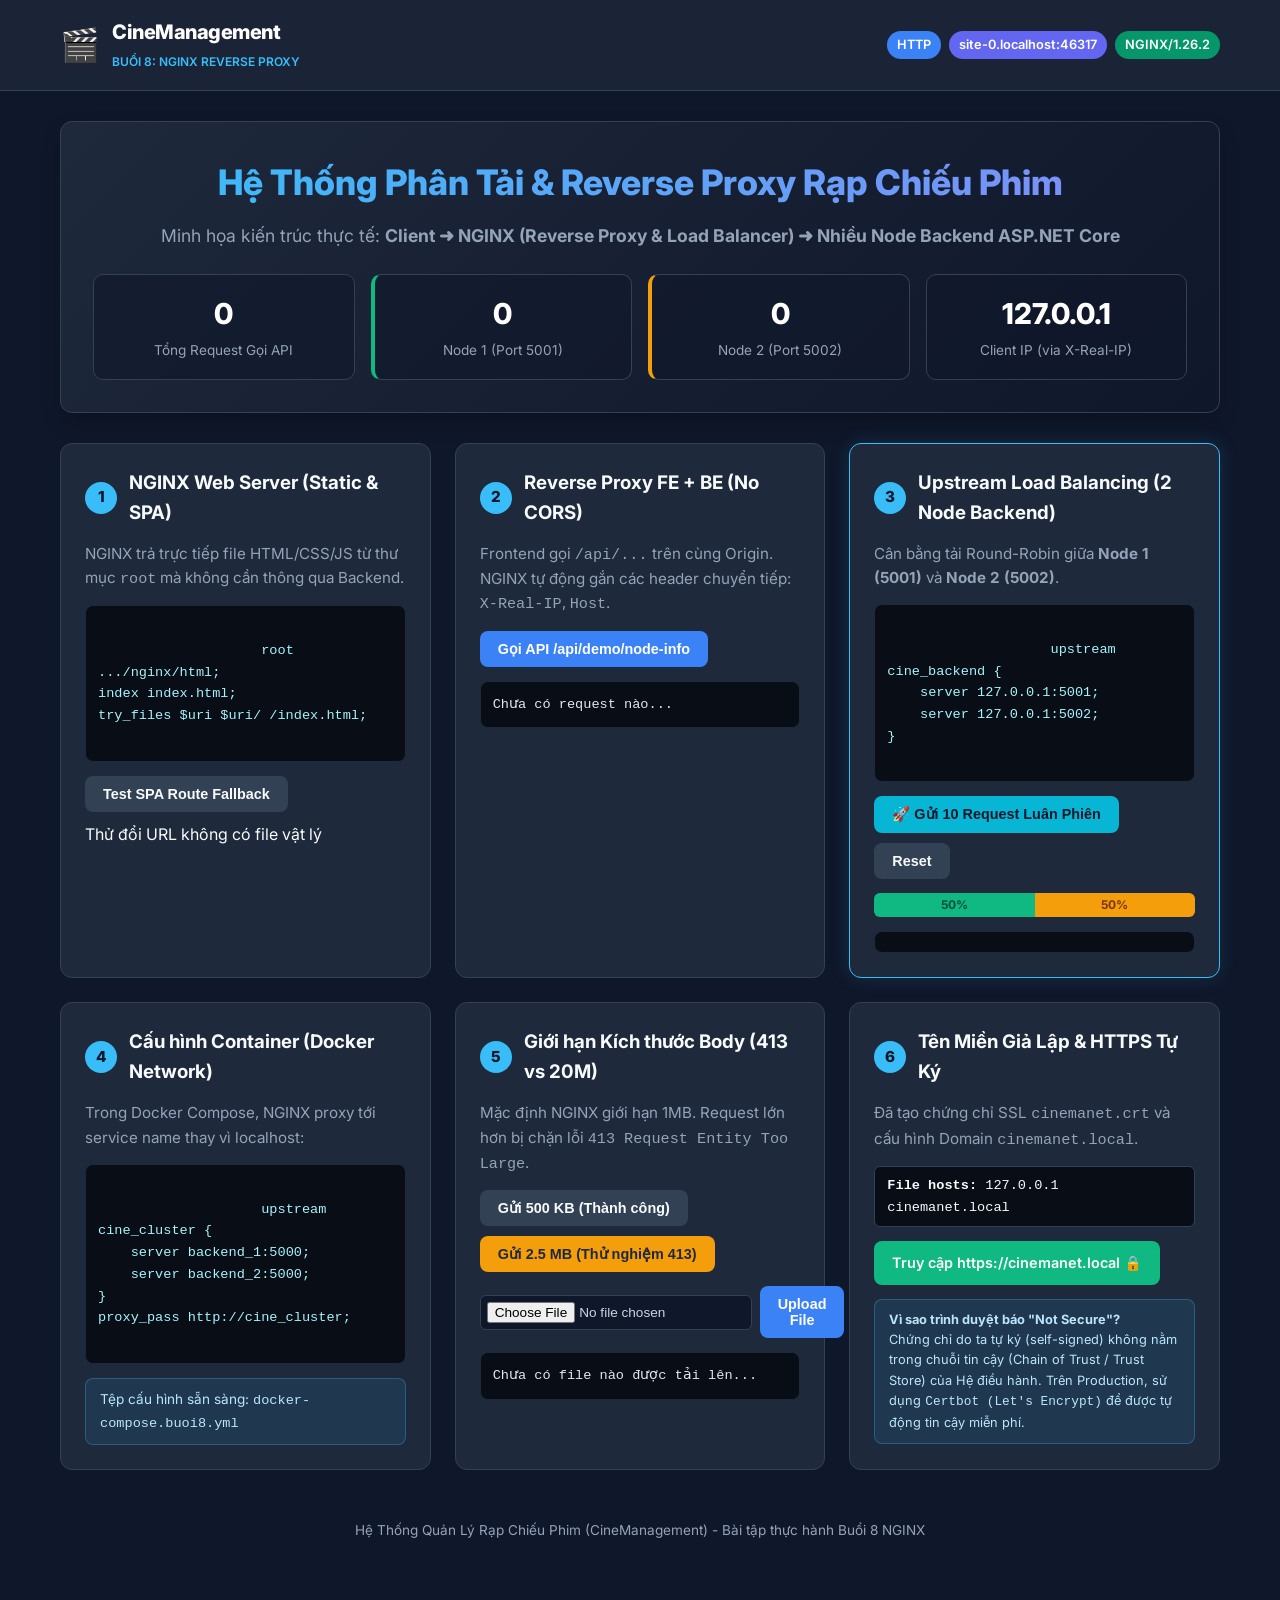
<file: nginx/html/index.html>
<!DOCTYPE html>
<html lang="vi">
<head>
    <meta charset="UTF-8">
    <meta name="viewport" content="width=device-width, initial-scale=1.0">
    <title>CineManagement - Demo Buổi 8 NGINX Reverse Proxy & Upstream</title>
    <link rel="stylesheet" href="style.css">
    <link href="https://fonts.googleapis.com/css2?family=Inter:wght@300;400;600;700;800&display=swap" rel="stylesheet">
</head>
<body>
    <header class="navbar">
        <div class="container nav-content">
            <div class="logo">
                <span class="logo-icon">🎬</span>
                <div>
                    <span class="logo-title">CineManagement</span>
                    <span class="badge">Buổi 8: NGINX Reverse Proxy</span>
                </div>
            </div>
            <div class="env-badges">
                <span id="badge-protocol" class="tag tag-http">HTTP</span>
                <span id="badge-host" class="tag tag-domain">localhost</span>
                <span class="tag tag-nginx">NGINX/1.26.2</span>
            </div>
        </div>
    </header>

    <main class="container">
        <!-- Banner tổng quan -->
        <section class="hero-card">
            <h1>Hệ Thống Phân Tải & Reverse Proxy Rạp Chiếu Phim</h1>
            <p>Minh họa kiến trúc thực tế: <strong>Client ➜ NGINX (Reverse Proxy & Load Balancer) ➜ Nhiều Node Backend ASP.NET Core</strong></p>
            <div class="quick-stats">
                <div class="stat-box">
                    <span class="stat-num" id="stat-total-req">0</span>
                    <span class="stat-lbl">Tổng Request Gọi API</span>
                </div>
                <div class="stat-box node1-box">
                    <span class="stat-num" id="stat-node1">0</span>
                    <span class="stat-lbl">Node 1 (Port 5001)</span>
                </div>
                <div class="stat-box node2-box">
                    <span class="stat-num" id="stat-node2">0</span>
                    <span class="stat-lbl">Node 2 (Port 5002)</span>
                </div>
                <div class="stat-box">
                    <span class="stat-num" id="stat-client-ip">127.0.0.1</span>
                    <span class="stat-lbl">Client IP (via X-Real-IP)</span>
                </div>
            </div>
        </section>

        <!-- Lưới 6 bài học / bước thực hành -->
        <div class="demo-grid">
            
            <!-- BƯỚC 1: Web Server Phục vụ File Tĩnh -->
            <div class="card">
                <div class="card-header">
                    <span class="step-num">1</span>
                    <h3>NGINX Web Server (Static & SPA)</h3>
                </div>
                <p class="card-desc">NGINX trả trực tiếp file HTML/CSS/JS từ thư mục <code>root</code> mà không cần thông qua Backend.</p>
                <div class="code-preview">
                    <code>root .../nginx/html;
index index.html;
try_files $uri $uri/ /index.html;</code>
                </div>
                <div class="action-row">
                    <button class="btn btn-secondary" onclick="testSpaRouting('/movies/avatar-3')">Test SPA Route Fallback</button>
                    <span id="spa-result" class="hint">Thử đổi URL không có file vật lý</span>
                </div>
            </div>

            <!-- BƯỚC 2: Reverse Proxy FE + BE & Header -->
            <div class="card">
                <div class="card-header">
                    <span class="step-num">2</span>
                    <h3>Reverse Proxy FE + BE (No CORS)</h3>
                </div>
                <p class="card-desc">Frontend gọi <code>/api/...</code> trên cùng Origin. NGINX tự động gắn các header chuyển tiếp: <code>X-Real-IP</code>, <code>Host</code>.</p>
                <div class="action-row">
                    <button class="btn btn-primary" onclick="callSingleApi()">Gọi API /api/demo/node-info</button>
                </div>
                <div id="proxy-log" class="console-box">Chưa có request nào...</div>
            </div>

            <!-- BƯỚC 3: Upstream & Cân bằng tải Load Balancing -->
            <div class="card highlight-card">
                <div class="card-header">
                    <span class="step-num">3</span>
                    <h3>Upstream Load Balancing (2 Node Backend)</h3>
                </div>
                <p class="card-desc">Cân bằng tải Round-Robin giữa <strong>Node 1 (5001)</strong> và <strong>Node 2 (5002)</strong>.</p>
                <div class="code-preview">
                    <code>upstream cine_backend {
    server 127.0.0.1:5001;
    server 127.0.0.1:5002;
}</code>
                </div>
                <div class="action-row">
                    <button class="btn btn-accent" id="btn-run-10" onclick="simulateLoadTest(10)">🚀 Gửi 10 Request Luân Phiên</button>
                    <button class="btn btn-secondary" onclick="resetStats()">Reset</button>
                </div>
                <div class="progress-bar-container">
                    <div id="ratio-node1" class="bar-node1" style="width: 50%;">50%</div>
                    <div id="ratio-node2" class="bar-node2" style="width: 50%;">50%</div>
                </div>
                <div id="lb-stream" class="stream-log"></div>
            </div>

            <!-- BƯỚC 4: Kiến trúc Container / Docker Compose -->
            <div class="card">
                <div class="card-header">
                    <span class="step-num">4</span>
                    <h3>Cấu hình Container (Docker Network)</h3>
                </div>
                <p class="card-desc">Trong Docker Compose, NGINX proxy tới service name thay vì localhost:</p>
                <div class="code-preview">
                    <code>upstream cine_cluster {
    server backend_1:5000;
    server backend_2:5000;
}
proxy_pass http://cine_cluster;</code>
                </div>
                <div class="info-alert">
                    Tệp cấu hình sẵn sàng: <code>docker-compose.buoi8.yml</code>
                </div>
            </div>

            <!-- BƯỚC 5: client_max_body_size -->
            <div class="card">
                <div class="card-header">
                    <span class="step-num">5</span>
                    <h3>Giới hạn Kích thước Body (413 vs 20M)</h3>
                </div>
                <p class="card-desc">Mặc định NGINX giới hạn 1MB. Request lớn hơn bị chặn lỗi <code>413 Request Entity Too Large</code>.</p>
                <div class="action-row">
                    <button class="btn btn-secondary" onclick="testUploadPayload(500)">Gửi 500 KB (Thành công)</button>
                    <button class="btn btn-warning" onclick="testUploadPayload(2500)">Gửi 2.5 MB (Thử nghiệm 413)</button>
                </div>
                <div class="upload-custom">
                    <input type="file" id="test-file-input">
                    <button class="btn btn-primary" onclick="uploadRealFile()">Upload File</button>
                </div>
                <div id="upload-result" class="console-box">Chưa có file nào được tải lên...</div>
            </div>

            <!-- BƯỚC 6: Domain & SSL Tự Ký -->
            <div class="card">
                <div class="card-header">
                    <span class="step-num">6</span>
                    <h3>Tên Miền Giả Lập & HTTPS Tự Ký</h3>
                </div>
                <p class="card-desc">Đã tạo chứng chỉ SSL <code>cinemanet.crt</code> và cấu hình Domain <code>cinemanet.local</code>.</p>
                <div class="hosts-preview">
                    <strong>File hosts:</strong> <code>127.0.0.1  cinemanet.local</code>
                </div>
                <div class="action-row">
                    <a href="https://cinemanet.local" target="_blank" class="btn btn-ssl">Truy cập https://cinemanet.local 🔒</a>
                </div>
                <div class="info-alert small-text">
                    <strong>Vì sao trình duyệt báo "Not Secure"?</strong><br>
                    Chứng chỉ do ta tự ký (self-signed) không nằm trong chuỗi tin cậy (Chain of Trust / Trust Store) của Hệ điều hành. Trên Production, sử dụng <code>Certbot (Let's Encrypt)</code> để được tự động tin cậy miễn phí.
                </div>
            </div>

        </div>
    </main>

    <footer class="footer">
        <div class="container footer-content">
            <p>Hệ Thống Quản Lý Rạp Chiếu Phim (CineManagement) - Bài tập thực hành Buổi 8 NGINX</p>
        </div>
    </footer>

    <script src="app.js"></script>
</body>
</html>
</file>
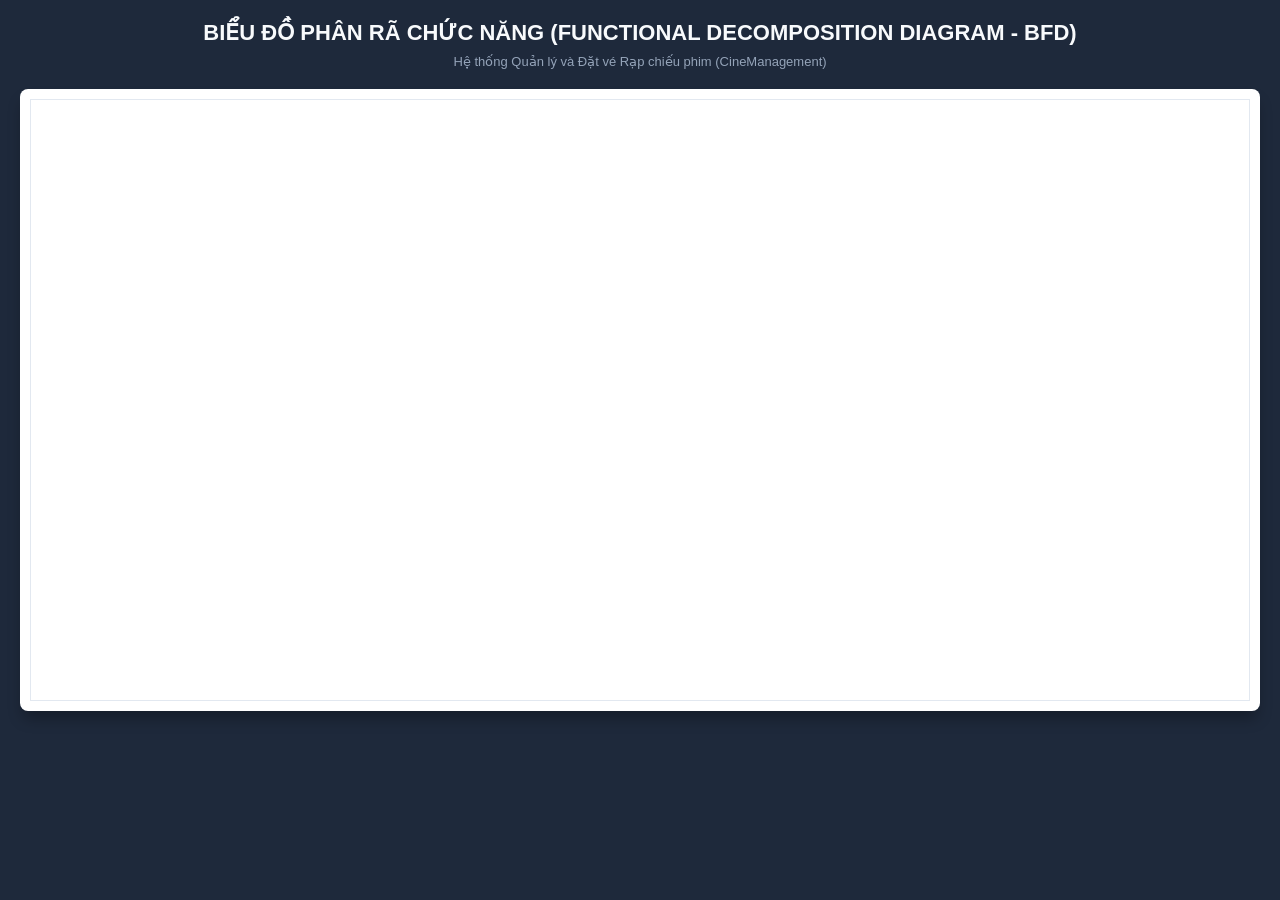
<file: CineManagement_ChucNang_BFD_Viewer.html>
<!DOCTYPE html>
<html lang="vi">
<head>
    <meta charset="UTF-8">
    <meta name="viewport" content="width=device-width, initial-scale=1.0">
    <title>Biểu đồ Phân rã Chức năng (BFD) - CineManagement</title>
    <script type="text/javascript" src="https://viewer.diagrams.net/js/viewer-static.min.js"></script>
    <style>
        body {
            margin: 0;
            padding: 20px;
            font-family: -apple-system, BlinkMacSystemFont, "Segoe UI", Roboto, sans-serif;
            background-color: #1E293B;
            color: #F8FAFC;
        }
        .header {
            text-align: center;
            margin-bottom: 20px;
        }
        .header h1 {
            margin: 0 0 8px 0;
            font-size: 22px;
            color: #F8FAFC;
            font-weight: 700;
        }
        .header p {
            margin: 0;
            color: #94A3B8;
            font-size: 13px;
        }
        .viewer-card {
            background: #FFFFFF;
            border-radius: 8px;
            box-shadow: 0 10px 15px -3px rgba(0, 0, 0, 0.3);
            padding: 10px;
            overflow: auto;
            max-width: 98vw;
            margin: 0 auto;
        }
        .mxgraph {
            min-height: 600px;
        }
    </style>
</head>
<body>
    <div class="header">
        <h1>BIỂU ĐỒ PHÂN RÃ CHỨC NĂNG (FUNCTIONAL DECOMPOSITION DIAGRAM - BFD)</h1>
        <p>Hệ thống Quản lý và Đặt vé Rạp chiếu phim (CineManagement)</p>
    </div>
    <div class="viewer-card">
        <div class="mxgraph" style="max-width:100%;border:1px solid #E2E8F0;" data-mxgraph='{"highlight":"#000000","nav":true,"resize":true,"toolbar":"zoom layers tags","edit":"_blank","xml":"<mxGraphModel dx=\"2200\" dy=\"1200\" grid=\"1\" gridSize=\"10\" guides=\"1\" tooltips=\"1\" connect=\"1\" arrows=\"1\" fold=\"1\" page=\"1\" pageScale=\"1\" pageWidth=\"2200\" pageHeight=\"800\" background=\"#FFFFFF\" math=\"0\" shadow=\"0\"><root><mxCell id=\"0\" /><mxCell id=\"1\" parent=\"0\" /><mxCell id=\"title_banner\" value=\"BI\u1ec2U \u0110\u1ed2 PH\u00c2N R\u00c3 CH\u1ee8C N\u0102NG (FUNCTIONAL DECOMPOSITION DIAGRAM - BFD)\" style=\"text;html=0;align=center;verticalAlign=middle;resizable=0;points=[];autosize=1;strokeColor=none;fillColor=none;fontFamily=Helvetica;fontSize=16;fontStyle=1;fontColor=#000000;\" vertex=\"1\" parent=\"1\"><mxGeometry x=\"630\" y=\"5\" width=\"900\" height=\"30\" as=\"geometry\" /></mxCell><mxCell id=\"node_root\" value=\"H\u1ec6 TH\u1ed0NG QU\u1ea2N L\u00dd V\u00c0 \u0110\u1eb6T V\u00c9 R\u1ea0P CHI\u1ebeU PHIM (CINEMANAGEMENT)\" style=\"rounded=1;whiteSpace=wrap;html=0;fillColor=#1E293B;strokeColor=#1E293B;fontColor=#FFFFFF;fontStyle=1;fontSize=13;align=center;verticalAlign=middle;shadow=0;fontFamily=Helvetica;\" vertex=\"1\" parent=\"1\"><mxGeometry x=\"830\" y=\"40\" width=\"500\" height=\"50\" as=\"geometry\" /></mxCell><mxCell id=\"mod_1\" value=\"QU\u1ea2N TR\u1eca NG\u01af\u1edcI D\u00d9NG &amp; B\u1ea2O M\u1eacT\" style=\"rounded=1;whiteSpace=wrap;html=0;fillColor=#334155;strokeColor=#334155;fontColor=#FFFFFF;fontStyle=1;fontSize=11.5;align=center;verticalAlign=middle;shadow=0;fontFamily=Helvetica;\" vertex=\"1\" parent=\"1\"><mxGeometry x=\"40\" y=\"160\" width=\"380\" height=\"46\" as=\"geometry\" /></mxCell><mxCell id=\"edge_root_mod_1\" value=\"\" style=\"edgeStyle=orthogonalEdgeStyle;rounded=1;orthogonalLoop=1;jettySize=auto;html=0;strokeColor=#475569;strokeWidth=1.6;endArrow=none;\" edge=\"1\" parent=\"1\" source=\"node_root\" target=\"mod_1\"><mxGeometry relative=\"1\" as=\"geometry\" /></mxCell><mxCell id=\"fn_1_1\" value=\"1.1 \u0110\u0103ng k\u00fd &amp; \u0110\u0103ng nh\u1eadp h\u1ec7 th\u1ed1ng (RBAC)\" style=\"rounded=1;whiteSpace=wrap;html=0;fillColor=#FFFFFF;strokeColor=#475569;fontColor=#0F172A;fontSize=11;align=left;spacingLeft=12;spacingRight=8;verticalAlign=middle;shadow=0;fontFamily=Helvetica;\" vertex=\"1\" parent=\"1\"><mxGeometry x=\"40\" y=\"240\" width=\"380\" height=\"42\" as=\"geometry\" /></mxCell><mxCell id=\"edge_mod_1_fn_1_1\" value=\"\" style=\"edgeStyle=orthogonalEdgeStyle;rounded=1;orthogonalLoop=1;jettySize=auto;html=0;strokeColor=#475569;strokeWidth=1.2;endArrow=none;\" edge=\"1\" parent=\"1\" source=\"mod_1\" target=\"fn_1_1\"><mxGeometry relative=\"1\" as=\"geometry\" /></mxCell><mxCell id=\"fn_1_2\" value=\"1.2 Qu\u1ea3n l\u00fd h\u1ed3 s\u01a1 c\u00e1 nh\u00e2n &amp; \u0110\u1ed5i m\u1eadt kh\u1ea9u\" style=\"rounded=1;whiteSpace=wrap;html=0;fillColor=#FFFFFF;strokeColor=#475569;fontColor=#0F172A;fontSize=11;align=left;spacingLeft=12;spacingRight=8;verticalAlign=middle;shadow=0;fontFamily=Helvetica;\" vertex=\"1\" parent=\"1\"><mxGeometry x=\"40\" y=\"296\" width=\"380\" height=\"42\" as=\"geometry\" /></mxCell><mxCell id=\"edge_mod_1_fn_1_2\" value=\"\" style=\"edgeStyle=orthogonalEdgeStyle;rounded=1;orthogonalLoop=1;jettySize=auto;html=0;strokeColor=#475569;strokeWidth=1.2;endArrow=none;\" edge=\"1\" parent=\"1\" source=\"mod_1\" target=\"fn_1_2\"><mxGeometry relative=\"1\" as=\"geometry\" /></mxCell><mxCell id=\"fn_1_3\" value=\"1.3 C\u1ea5p &amp; Qu\u1ea3n l\u00fd t\u00e0i kho\u1ea3n nh\u00e2n vi\u00ean (Staff)\" style=\"rounded=1;whiteSpace=wrap;html=0;fillColor=#FFFFFF;strokeColor=#475569;fontColor=#0F172A;fontSize=11;align=left;spacingLeft=12;spacingRight=8;verticalAlign=middle;shadow=0;fontFamily=Helvetica;\" vertex=\"1\" parent=\"1\"><mxGeometry x=\"40\" y=\"352\" width=\"380\" height=\"42\" as=\"geometry\" /></mxCell><mxCell id=\"edge_mod_1_fn_1_3\" value=\"\" style=\"edgeStyle=orthogonalEdgeStyle;rounded=1;orthogonalLoop=1;jettySize=auto;html=0;strokeColor=#475569;strokeWidth=1.2;endArrow=none;\" edge=\"1\" parent=\"1\" source=\"mod_1\" target=\"fn_1_3\"><mxGeometry relative=\"1\" as=\"geometry\" /></mxCell><mxCell id=\"fn_1_4\" value=\"1.4 Ph\u00e2n quy\u1ec1n b\u1ea3o m\u1eadt &amp; Ch\u1eb7n URL tr\u00e1i ph\u00e9p (403)\" style=\"rounded=1;whiteSpace=wrap;html=0;fillColor=#FFFFFF;strokeColor=#475569;fontColor=#0F172A;fontSize=11;align=left;spacingLeft=12;spacingRight=8;verticalAlign=middle;shadow=0;fontFamily=Helvetica;\" vertex=\"1\" parent=\"1\"><mxGeometry x=\"40\" y=\"408\" width=\"380\" height=\"42\" as=\"geometry\" /></mxCell><mxCell id=\"edge_mod_1_fn_1_4\" value=\"\" style=\"edgeStyle=orthogonalEdgeStyle;rounded=1;orthogonalLoop=1;jettySize=auto;html=0;strokeColor=#475569;strokeWidth=1.2;endArrow=none;\" edge=\"1\" parent=\"1\" source=\"mod_1\" target=\"fn_1_4\"><mxGeometry relative=\"1\" as=\"geometry\" /></mxCell><mxCell id=\"mod_2\" value=\"QU\u1ea2N L\u00dd PHIM &amp; PH\u00d2NG CHI\u1ebeU\" style=\"rounded=1;whiteSpace=wrap;html=0;fillColor=#334155;strokeColor=#334155;fontColor=#FFFFFF;fontStyle=1;fontSize=11.5;align=center;verticalAlign=middle;shadow=0;fontFamily=Helvetica;\" vertex=\"1\" parent=\"1\"><mxGeometry x=\"460\" y=\"160\" width=\"380\" height=\"46\" as=\"geometry\" /></mxCell><mxCell id=\"edge_root_mod_2\" value=\"\" style=\"edgeStyle=orthogonalEdgeStyle;rounded=1;orthogonalLoop=1;jettySize=auto;html=0;strokeColor=#475569;strokeWidth=1.6;endArrow=none;\" edge=\"1\" parent=\"1\" source=\"node_root\" target=\"mod_2\"><mxGeometry relative=\"1\" as=\"geometry\" /></mxCell><mxCell id=\"fn_2_1\" value=\"2.1 Qu\u1ea3n l\u00fd phim, 15 poster &amp; trailer YouTube\" style=\"rounded=1;whiteSpace=wrap;html=0;fillColor=#FFFFFF;strokeColor=#475569;fontColor=#0F172A;fontSize=11;align=left;spacingLeft=12;spacingRight=8;verticalAlign=middle;shadow=0;fontFamily=Helvetica;\" vertex=\"1\" parent=\"1\"><mxGeometry x=\"460\" y=\"240\" width=\"380\" height=\"42\" as=\"geometry\" /></mxCell><mxCell id=\"edge_mod_2_fn_2_1\" value=\"\" style=\"edgeStyle=orthogonalEdgeStyle;rounded=1;orthogonalLoop=1;jettySize=auto;html=0;strokeColor=#475569;strokeWidth=1.2;endArrow=none;\" edge=\"1\" parent=\"1\" source=\"mod_2\" target=\"fn_2_1\"><mxGeometry relative=\"1\" as=\"geometry\" /></mxCell><mxCell id=\"fn_2_2\" value=\"2.2 C\u1ea5u h\u00ecnh ph\u00f2ng chi\u1ebfu &amp; ma tr\u1eadn gh\u1ebf ng\u1ed3i\" style=\"rounded=1;whiteSpace=wrap;html=0;fillColor=#FFFFFF;strokeColor=#475569;fontColor=#0F172A;fontSize=11;align=left;spacingLeft=12;spacingRight=8;verticalAlign=middle;shadow=0;fontFamily=Helvetica;\" vertex=\"1\" parent=\"1\"><mxGeometry x=\"460\" y=\"296\" width=\"380\" height=\"42\" as=\"geometry\" /></mxCell><mxCell id=\"edge_mod_2_fn_2_2\" value=\"\" style=\"edgeStyle=orthogonalEdgeStyle;rounded=1;orthogonalLoop=1;jettySize=auto;html=0;strokeColor=#475569;strokeWidth=1.2;endArrow=none;\" edge=\"1\" parent=\"1\" source=\"mod_2\" target=\"fn_2_2\"><mxGeometry relative=\"1\" as=\"geometry\" /></mxCell><mxCell id=\"fn_2_3\" value=\"2.3 L\u1eadp l\u1ecbch su\u1ea5t chi\u1ebfu ch\u1ed1ng tr\u00f9ng l\u1eb7p ph\u00f2ng\" style=\"rounded=1;whiteSpace=wrap;html=0;fillColor=#FFFFFF;strokeColor=#475569;fontColor=#0F172A;fontSize=11;align=left;spacingLeft=12;spacingRight=8;verticalAlign=middle;shadow=0;fontFamily=Helvetica;\" vertex=\"1\" parent=\"1\"><mxGeometry x=\"460\" y=\"352\" width=\"380\" height=\"42\" as=\"geometry\" /></mxCell><mxCell id=\"edge_mod_2_fn_2_3\" value=\"\" style=\"edgeStyle=orthogonalEdgeStyle;rounded=1;orthogonalLoop=1;jettySize=auto;html=0;strokeColor=#475569;strokeWidth=1.2;endArrow=none;\" edge=\"1\" parent=\"1\" source=\"mod_2\" target=\"fn_2_3\"><mxGeometry relative=\"1\" as=\"geometry\" /></mxCell><mxCell id=\"fn_2_4\" value=\"2.4 Tra c\u1ee9u, t\u00ecm ki\u1ebfm &amp; l\u1ecdc phim theo th\u1ec3 lo\u1ea1i\" style=\"rounded=1;whiteSpace=wrap;html=0;fillColor=#FFFFFF;strokeColor=#475569;fontColor=#0F172A;fontSize=11;align=left;spacingLeft=12;spacingRight=8;verticalAlign=middle;shadow=0;fontFamily=Helvetica;\" vertex=\"1\" parent=\"1\"><mxGeometry x=\"460\" y=\"408\" width=\"380\" height=\"42\" as=\"geometry\" /></mxCell><mxCell id=\"edge_mod_2_fn_2_4\" value=\"\" style=\"edgeStyle=orthogonalEdgeStyle;rounded=1;orthogonalLoop=1;jettySize=auto;html=0;strokeColor=#475569;strokeWidth=1.2;endArrow=none;\" edge=\"1\" parent=\"1\" source=\"mod_2\" target=\"fn_2_4\"><mxGeometry relative=\"1\" as=\"geometry\" /></mxCell><mxCell id=\"mod_3\" value=\"\u0110\u1eb6T V\u00c9 &amp; GI\u1eee GH\u1ebe TH\u1edcI GIAN TH\u1ef0C\" style=\"rounded=1;whiteSpace=wrap;html=0;fillColor=#334155;strokeColor=#334155;fontColor=#FFFFFF;fontStyle=1;fontSize=11.5;align=center;verticalAlign=middle;shadow=0;fontFamily=Helvetica;\" vertex=\"1\" parent=\"1\"><mxGeometry x=\"880\" y=\"160\" width=\"380\" height=\"46\" as=\"geometry\" /></mxCell><mxCell id=\"edge_root_mod_3\" value=\"\" style=\"edgeStyle=orthogonalEdgeStyle;rounded=1;orthogonalLoop=1;jettySize=auto;html=0;strokeColor=#475569;strokeWidth=1.6;endArrow=none;\" edge=\"1\" parent=\"1\" source=\"node_root\" target=\"mod_3\"><mxGeometry relative=\"1\" as=\"geometry\" /></mxCell><mxCell id=\"fn_3_1\" value=\"3.1 Ch\u1ecdn gh\u1ebf tr\u1ef1c quan tr\u00ean s\u01a1 \u0111\u1ed3 ph\u00f2ng chi\u1ebfu\" style=\"rounded=1;whiteSpace=wrap;html=0;fillColor=#FFFFFF;strokeColor=#475569;fontColor=#0F172A;fontSize=11;align=left;spacingLeft=12;spacingRight=8;verticalAlign=middle;shadow=0;fontFamily=Helvetica;\" vertex=\"1\" parent=\"1\"><mxGeometry x=\"880\" y=\"240\" width=\"380\" height=\"42\" as=\"geometry\" /></mxCell><mxCell id=\"edge_mod_3_fn_3_1\" value=\"\" style=\"edgeStyle=orthogonalEdgeStyle;rounded=1;orthogonalLoop=1;jettySize=auto;html=0;strokeColor=#475569;strokeWidth=1.2;endArrow=none;\" edge=\"1\" parent=\"1\" source=\"mod_3\" target=\"fn_3_1\"><mxGeometry relative=\"1\" as=\"geometry\" /></mxCell><mxCell id=\"fn_3_2\" value=\"3.2 Kh\u00f3a gh\u1ebf th\u1eddi gian th\u1ef1c (Hold Seat 10 ph\u00fat)\" style=\"rounded=1;whiteSpace=wrap;html=0;fillColor=#FFFFFF;strokeColor=#475569;fontColor=#0F172A;fontSize=11;align=left;spacingLeft=12;spacingRight=8;verticalAlign=middle;shadow=0;fontFamily=Helvetica;\" vertex=\"1\" parent=\"1\"><mxGeometry x=\"880\" y=\"296\" width=\"380\" height=\"42\" as=\"geometry\" /></mxCell><mxCell id=\"edge_mod_3_fn_3_2\" value=\"\" style=\"edgeStyle=orthogonalEdgeStyle;rounded=1;orthogonalLoop=1;jettySize=auto;html=0;strokeColor=#475569;strokeWidth=1.2;endArrow=none;\" edge=\"1\" parent=\"1\" source=\"mod_3\" target=\"fn_3_2\"><mxGeometry relative=\"1\" as=\"geometry\" /></mxCell><mxCell id=\"fn_3_3\" value=\"3.3 T\u1ef1 \u0111\u1ed9ng gi\u1ea3i ph\u00f3ng gh\u1ebf h\u1ebft h\u1ea1n (Worker 30s)\" style=\"rounded=1;whiteSpace=wrap;html=0;fillColor=#FFFFFF;strokeColor=#475569;fontColor=#0F172A;fontSize=11;align=left;spacingLeft=12;spacingRight=8;verticalAlign=middle;shadow=0;fontFamily=Helvetica;\" vertex=\"1\" parent=\"1\"><mxGeometry x=\"880\" y=\"352\" width=\"380\" height=\"42\" as=\"geometry\" /></mxCell><mxCell id=\"edge_mod_3_fn_3_3\" value=\"\" style=\"edgeStyle=orthogonalEdgeStyle;rounded=1;orthogonalLoop=1;jettySize=auto;html=0;strokeColor=#475569;strokeWidth=1.2;endArrow=none;\" edge=\"1\" parent=\"1\" source=\"mod_3\" target=\"fn_3_3\"><mxGeometry relative=\"1\" as=\"geometry\" /></mxCell><mxCell id=\"fn_3_4\" value=\"3.4 Thanh to\u00e1n chuy\u1ec3n kho\u1ea3n ng\u00e2n h\u00e0ng VietQR\" style=\"rounded=1;whiteSpace=wrap;html=0;fillColor=#FFFFFF;strokeColor=#475569;fontColor=#0F172A;fontSize=11;align=left;spacingLeft=12;spacingRight=8;verticalAlign=middle;shadow=0;fontFamily=Helvetica;\" vertex=\"1\" parent=\"1\"><mxGeometry x=\"880\" y=\"408\" width=\"380\" height=\"42\" as=\"geometry\" /></mxCell><mxCell id=\"edge_mod_3_fn_3_4\" value=\"\" style=\"edgeStyle=orthogonalEdgeStyle;rounded=1;orthogonalLoop=1;jettySize=auto;html=0;strokeColor=#475569;strokeWidth=1.2;endArrow=none;\" edge=\"1\" parent=\"1\" source=\"mod_3\" target=\"fn_3_4\"><mxGeometry relative=\"1\" as=\"geometry\" /></mxCell><mxCell id=\"mod_4\" value=\"SO\u00c1T V\u00c9 QR &amp; D\u1ecaCH V\u1ee4 V\u00c9 \u0110I\u1ec6N T\u1eec\" style=\"rounded=1;whiteSpace=wrap;html=0;fillColor=#334155;strokeColor=#334155;fontColor=#FFFFFF;fontStyle=1;fontSize=11.5;align=center;verticalAlign=middle;shadow=0;fontFamily=Helvetica;\" vertex=\"1\" parent=\"1\"><mxGeometry x=\"1300\" y=\"160\" width=\"380\" height=\"46\" as=\"geometry\" /></mxCell><mxCell id=\"edge_root_mod_4\" value=\"\" style=\"edgeStyle=orthogonalEdgeStyle;rounded=1;orthogonalLoop=1;jettySize=auto;html=0;strokeColor=#475569;strokeWidth=1.6;endArrow=none;\" edge=\"1\" parent=\"1\" source=\"node_root\" target=\"mod_4\"><mxGeometry relative=\"1\" as=\"geometry\" /></mxCell><mxCell id=\"fn_4_1\" value=\"4.1 Sinh v\u00e9 \u0111i\u1ec7n t\u1eed k\u00e8m m\u00e3 QR Token b\u1ea3o m\u1eadt\" style=\"rounded=1;whiteSpace=wrap;html=0;fillColor=#FFFFFF;strokeColor=#475569;fontColor=#0F172A;fontSize=11;align=left;spacingLeft=12;spacingRight=8;verticalAlign=middle;shadow=0;fontFamily=Helvetica;\" vertex=\"1\" parent=\"1\"><mxGeometry x=\"1300\" y=\"240\" width=\"380\" height=\"42\" as=\"geometry\" /></mxCell><mxCell id=\"edge_mod_4_fn_4_1\" value=\"\" style=\"edgeStyle=orthogonalEdgeStyle;rounded=1;orthogonalLoop=1;jettySize=auto;html=0;strokeColor=#475569;strokeWidth=1.2;endArrow=none;\" edge=\"1\" parent=\"1\" source=\"mod_4\" target=\"fn_4_1\"><mxGeometry relative=\"1\" as=\"geometry\" /></mxCell><mxCell id=\"fn_4_2\" value=\"4.2 T\u1ef1 \u0111\u1ed9ng g\u1eedi v\u00e9 qua Gmail SMTP \u0111\u00e3 \u0111\u0103ng k\u00fd\" style=\"rounded=1;whiteSpace=wrap;html=0;fillColor=#FFFFFF;strokeColor=#475569;fontColor=#0F172A;fontSize=11;align=left;spacingLeft=12;spacingRight=8;verticalAlign=middle;shadow=0;fontFamily=Helvetica;\" vertex=\"1\" parent=\"1\"><mxGeometry x=\"1300\" y=\"296\" width=\"380\" height=\"42\" as=\"geometry\" /></mxCell><mxCell id=\"edge_mod_4_fn_4_2\" value=\"\" style=\"edgeStyle=orthogonalEdgeStyle;rounded=1;orthogonalLoop=1;jettySize=auto;html=0;strokeColor=#475569;strokeWidth=1.2;endArrow=none;\" edge=\"1\" parent=\"1\" source=\"mod_4\" target=\"fn_4_2\"><mxGeometry relative=\"1\" as=\"geometry\" /></mxCell><mxCell id=\"fn_4_3\" value=\"4.3 Qu\u00e9t m\u00e3 QR so\u00e1t v\u00e9 b\u1eb1ng camera \u0111i\u1ec7n tho\u1ea1i (&lt;2s)\" style=\"rounded=1;whiteSpace=wrap;html=0;fillColor=#FFFFFF;strokeColor=#475569;fontColor=#0F172A;fontSize=11;align=left;spacingLeft=12;spacingRight=8;verticalAlign=middle;shadow=0;fontFamily=Helvetica;\" vertex=\"1\" parent=\"1\"><mxGeometry x=\"1300\" y=\"352\" width=\"380\" height=\"42\" as=\"geometry\" /></mxCell><mxCell id=\"edge_mod_4_fn_4_3\" value=\"\" style=\"edgeStyle=orthogonalEdgeStyle;rounded=1;orthogonalLoop=1;jettySize=auto;html=0;strokeColor=#475569;strokeWidth=1.2;endArrow=none;\" edge=\"1\" parent=\"1\" source=\"mod_4\" target=\"fn_4_3\"><mxGeometry relative=\"1\" as=\"geometry\" /></mxCell><mxCell id=\"fn_4_4\" value=\"4.4 L\u1ecbch s\u1eed \u0111\u1eb7t v\u00e9 phong c\u00e1ch Th\u1ebb Cinema Pass\" style=\"rounded=1;whiteSpace=wrap;html=0;fillColor=#FFFFFF;strokeColor=#475569;fontColor=#0F172A;fontSize=11;align=left;spacingLeft=12;spacingRight=8;verticalAlign=middle;shadow=0;fontFamily=Helvetica;\" vertex=\"1\" parent=\"1\"><mxGeometry x=\"1300\" y=\"408\" width=\"380\" height=\"42\" as=\"geometry\" /></mxCell><mxCell id=\"edge_mod_4_fn_4_4\" value=\"\" style=\"edgeStyle=orthogonalEdgeStyle;rounded=1;orthogonalLoop=1;jettySize=auto;html=0;strokeColor=#475569;strokeWidth=1.2;endArrow=none;\" edge=\"1\" parent=\"1\" source=\"mod_4\" target=\"fn_4_4\"><mxGeometry relative=\"1\" as=\"geometry\" /></mxCell><mxCell id=\"mod_5\" value=\"D\u1ecaCH V\u1ee4 F&amp;B, VOUCHER &amp; B\u00c1O C\u00c1O\" style=\"rounded=1;whiteSpace=wrap;html=0;fillColor=#334155;strokeColor=#334155;fontColor=#FFFFFF;fontStyle=1;fontSize=11.5;align=center;verticalAlign=middle;shadow=0;fontFamily=Helvetica;\" vertex=\"1\" parent=\"1\"><mxGeometry x=\"1720\" y=\"160\" width=\"380\" height=\"46\" as=\"geometry\" /></mxCell><mxCell id=\"edge_root_mod_5\" value=\"\" style=\"edgeStyle=orthogonalEdgeStyle;rounded=1;orthogonalLoop=1;jettySize=auto;html=0;strokeColor=#475569;strokeWidth=1.6;endArrow=none;\" edge=\"1\" parent=\"1\" source=\"node_root\" target=\"mod_5\"><mxGeometry relative=\"1\" as=\"geometry\" /></mxCell><mxCell id=\"fn_5_1\" value=\"5.1 Qu\u1ea3n l\u00fd danh m\u1ee5c &amp; Mua k\u00e8m combo b\u1eafp n\u01b0\u1edbc F&amp;B\" style=\"rounded=1;whiteSpace=wrap;html=0;fillColor=#FFFFFF;strokeColor=#475569;fontColor=#0F172A;fontSize=11;align=left;spacingLeft=12;spacingRight=8;verticalAlign=middle;shadow=0;fontFamily=Helvetica;\" vertex=\"1\" parent=\"1\"><mxGeometry x=\"1720\" y=\"240\" width=\"380\" height=\"42\" as=\"geometry\" /></mxCell><mxCell id=\"edge_mod_5_fn_5_1\" value=\"\" style=\"edgeStyle=orthogonalEdgeStyle;rounded=1;orthogonalLoop=1;jettySize=auto;html=0;strokeColor=#475569;strokeWidth=1.2;endArrow=none;\" edge=\"1\" parent=\"1\" source=\"mod_5\" target=\"fn_5_1\"><mxGeometry relative=\"1\" as=\"geometry\" /></mxCell><mxCell id=\"fn_5_2\" value=\"5.2 Qu\u1ea3n l\u00fd &amp; \u00c1p d\u1ee5ng m\u00e3 gi\u1ea3m gi\u00e1 Voucher\" style=\"rounded=1;whiteSpace=wrap;html=0;fillColor=#FFFFFF;strokeColor=#475569;fontColor=#0F172A;fontSize=11;align=left;spacingLeft=12;spacingRight=8;verticalAlign=middle;shadow=0;fontFamily=Helvetica;\" vertex=\"1\" parent=\"1\"><mxGeometry x=\"1720\" y=\"296\" width=\"380\" height=\"42\" as=\"geometry\" /></mxCell><mxCell id=\"edge_mod_5_fn_5_2\" value=\"\" style=\"edgeStyle=orthogonalEdgeStyle;rounded=1;orthogonalLoop=1;jettySize=auto;html=0;strokeColor=#475569;strokeWidth=1.2;endArrow=none;\" edge=\"1\" parent=\"1\" source=\"mod_5\" target=\"fn_5_2\"><mxGeometry relative=\"1\" as=\"geometry\" /></mxCell><mxCell id=\"fn_5_3\" value=\"5.3 Kh\u00e1ch h\u00e0ng \u0111\u00e1nh gi\u00e1 1-5 sao &amp; b\u00ecnh lu\u1eadn phim\" style=\"rounded=1;whiteSpace=wrap;html=0;fillColor=#FFFFFF;strokeColor=#475569;fontColor=#0F172A;fontSize=11;align=left;spacingLeft=12;spacingRight=8;verticalAlign=middle;shadow=0;fontFamily=Helvetica;\" vertex=\"1\" parent=\"1\"><mxGeometry x=\"1720\" y=\"352\" width=\"380\" height=\"42\" as=\"geometry\" /></mxCell><mxCell id=\"edge_mod_5_fn_5_3\" value=\"\" style=\"edgeStyle=orthogonalEdgeStyle;rounded=1;orthogonalLoop=1;jettySize=auto;html=0;strokeColor=#475569;strokeWidth=1.2;endArrow=none;\" edge=\"1\" parent=\"1\" source=\"mod_5\" target=\"fn_5_3\"><mxGeometry relative=\"1\" as=\"geometry\" /></mxCell><mxCell id=\"fn_5_4\" value=\"5.4 Dashboard th\u1ed1ng k\u00ea doanh thu &amp; t\u1ef7 l\u1ec7 l\u1ea5p \u0111\u1ea7y r\u1ea1p\" style=\"rounded=1;whiteSpace=wrap;html=0;fillColor=#FFFFFF;strokeColor=#475569;fontColor=#0F172A;fontSize=11;align=left;spacingLeft=12;spacingRight=8;verticalAlign=middle;shadow=0;fontFamily=Helvetica;\" vertex=\"1\" parent=\"1\"><mxGeometry x=\"1720\" y=\"408\" width=\"380\" height=\"42\" as=\"geometry\" /></mxCell><mxCell id=\"edge_mod_5_fn_5_4\" value=\"\" style=\"edgeStyle=orthogonalEdgeStyle;rounded=1;orthogonalLoop=1;jettySize=auto;html=0;strokeColor=#475569;strokeWidth=1.2;endArrow=none;\" edge=\"1\" parent=\"1\" source=\"mod_5\" target=\"fn_5_4\"><mxGeometry relative=\"1\" as=\"geometry\" /></mxCell><mxCell id=\"legend_node\" value=\"C\u1ea4U TR\u00daC PH\u00c2N C\u1ea4P: [M\u1ee9c 0] H\u1ec7 th\u1ed1ng CineManagement  \u2794  [M\u1ee9c 1] 5 Ph\u00e2n h\u1ec7 nghi\u1ec7p v\u1ee5 c\u1ed1t l\u00f5i  \u2794  [M\u1ee9c 2] 20 Ch\u1ee9c n\u0103ng chi ti\u1ebft (\u00c1nh x\u1ea1 21 User Stories)\" style=\"text;html=0;align=center;verticalAlign=middle;resizable=0;points=[];autosize=1;strokeColor=#CBD5E1;fillColor=#F8FAFC;fontFamily=Helvetica;fontSize=11;fontColor=#475569;rounded=1;\" vertex=\"1\" parent=\"1\"><mxGeometry x=\"460\" y=\"495\" width=\"1220\" height=\"32\" as=\"geometry\" /></mxCell></root></mxGraphModel>"}'></div>
    </div>
</body>
</html>
</file>
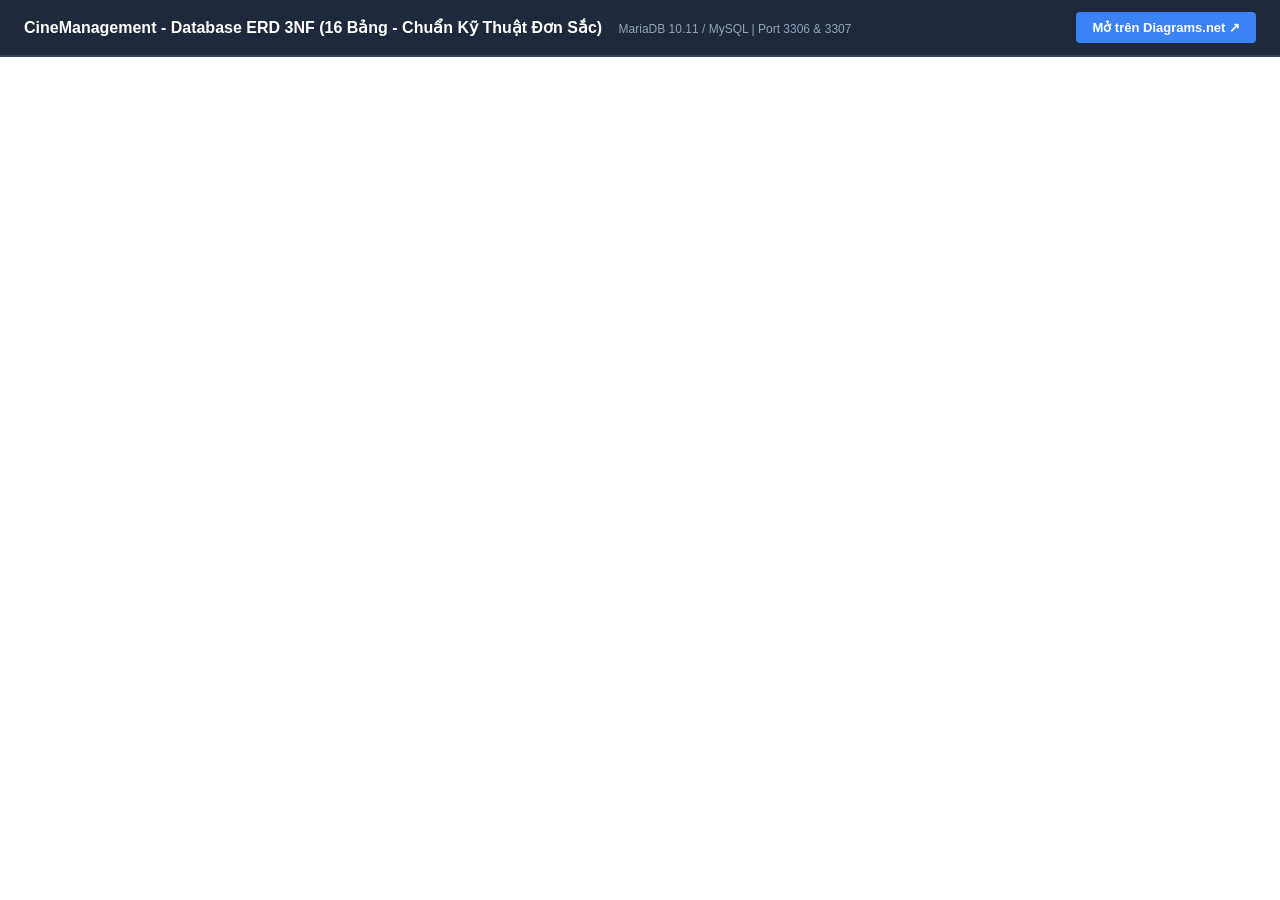
<file: CineManagement_ERD_Viewer.html>
<!DOCTYPE html>
<html lang="vi">
<head>
    <meta charset="UTF-8">
    <title>CineManagement - Database ERD 3NF (Perfect Monochrome)</title>
    <script type="text/javascript" src="https://viewer.diagrams.net/js/viewer-static.min.js"></script>
    <style>
        body { margin: 0; padding: 0; background-color: #FFFFFF; font-family: -apple-system, BlinkMacSystemFont, 'Segoe UI', Roboto, sans-serif; }
        .header { background: #1E293B; color: #FFFFFF; padding: 12px 24px; display: flex; justify-content: space-between; align-items: center; border-bottom: 2px solid #334155; }
        .btn { background: #3B82F6; color: white; padding: 8px 16px; border-radius: 4px; text-decoration: none; font-size: 13px; font-weight: bold; }
        .container { width: 100vw; height: calc(100vh - 60px); overflow: hidden; }
    </style>
</head>
<body>
    <div class="header">
        <div>
            <span style="font-size: 16px; font-weight: 600;">CineManagement - Database ERD 3NF (16 Bảng - Chuẩn Kỹ Thuật Đơn Sắc)</span>
            <span style="font-size: 12px; color: #94A3B8; margin-left: 12px;">MariaDB 10.11 / MySQL | Port 3306 & 3307</span>
        </div>
        <a class="btn" href="https://app.diagrams.net/#Uhttps%3A%2F%2Fraw.githubusercontent.com%2FIR3lI%2FCinema-Managment%2Fmain%2FCineManagement_Database_ERD.drawio" target="_blank">Mở trên Diagrams.net ↗</a>
    </div>
    <div class="container">
        <div class="mxgraph" style="max-width:100%;border:1px solid transparent;" data-mxgraph="<mxfile host=&quot;app.diagrams.net&quot; modified=&quot;2026-10-29T06:10:00.000Z&quot; agent=&quot;Antigravity Draw.io Generator&quot; version=&quot;21.6.8&quot; type=&quot;device&quot;><diagram id=&quot;CineManagement-ERD-Perfect&quot; name=&quot;Database ERD (16 Tables 3NF)&quot;><mxGraphModel dx=&quot;2400&quot; dy=&quot;1500&quot; grid=&quot;1&quot; gridSize=&quot;10&quot; guides=&quot;1&quot; tooltips=&quot;1&quot; connect=&quot;1&quot; arrows=&quot;1&quot; fold=&quot;1&quot; page=&quot;1&quot; pageScale=&quot;1&quot; pageWidth=&quot;2600&quot; pageHeight=&quot;1600&quot; background=&quot;#FFFFFF&quot; math=&quot;0&quot; shadow=&quot;0&quot;><root><mxCell id=&quot;0&quot; /><mxCell id=&quot;1&quot; parent=&quot;0&quot; /><mxCell id=&quot;title_banner&quot; value=&quot;SƠ ĐỒ THỰC THỂ CƠ SỞ DỮ LIỆU (DATABASE ERD - 16 BẢNG 3NF)&#10;Hệ thống Quản lý Chuỗi Rạp Chiếu Phim Tập Trung (CineManagement) - MariaDB / MySQL&quot; style=&quot;text;align=center;verticalAlign=middle;resizable=0;points=[];strokeColor=none;fillColor=none;fontFamily=Helvetica;fontSize=15;fontStyle=1;fontColor=#1E293B;&quot; vertex=&quot;1&quot; parent=&quot;1&quot;><mxGeometry x=&quot;600&quot; y=&quot;20&quot; width=&quot;1200&quot; height=&quot;45&quot; as=&quot;geometry&quot; /></mxCell><mxCell id=&quot;tbl_cinemas_hdr&quot; value=&quot;cinemas&quot; style=&quot;rounded=0;whiteSpace=wrap;html=0;fillColor=#1E293B;fontColor=#FFFFFF;strokeColor=#334155;strokeWidth=1.5;fontStyle=1;fontSize=12;fontFamily=Helvetica;align=center;verticalAlign=middle;&quot; vertex=&quot;1&quot; parent=&quot;1&quot;><mxGeometry x=&quot;60&quot; y=&quot;80&quot; width=&quot;280&quot; height=&quot;28&quot; as=&quot;geometry&quot; /></mxCell><mxCell id=&quot;tbl_cinemas&quot; value=&quot;[PK]  Id : INT AUTO_INC&#10;      CinemaCode : VARCHAR(20)&#10;      Name : VARCHAR(150)&#10;      Address : VARCHAR(255)&#10;      City : VARCHAR(100)&#10;      Hotline : VARCHAR(20)&#10;      TotalRooms : INT&#10;      IsActive : TINYINT(1)&quot; style=&quot;rounded=0;whiteSpace=wrap;html=0;fillColor=#FFFFFF;fontColor=#0F172A;strokeColor=#334155;strokeWidth=1.5;fontSize=10.5;fontFamily=Consolas;align=left;verticalAlign=top;spacingLeft=10;spacingRight=6;spacingTop=6;spacingBottom=6;&quot; vertex=&quot;1&quot; parent=&quot;1&quot;><mxGeometry x=&quot;60&quot; y=&quot;108&quot; width=&quot;280&quot; height=&quot;164&quot; as=&quot;geometry&quot; /></mxCell><mxCell id=&quot;tbl_screeningrooms_hdr&quot; value=&quot;screeningrooms&quot; style=&quot;rounded=0;whiteSpace=wrap;html=0;fillColor=#1E293B;fontColor=#FFFFFF;strokeColor=#334155;strokeWidth=1.5;fontStyle=1;fontSize=12;fontFamily=Helvetica;align=center;verticalAlign=middle;&quot; vertex=&quot;1&quot; parent=&quot;1&quot;><mxGeometry x=&quot;60&quot; y=&quot;350&quot; width=&quot;280&quot; height=&quot;28&quot; as=&quot;geometry&quot; /></mxCell><mxCell id=&quot;tbl_screeningrooms&quot; value=&quot;[PK]  Id : INT AUTO_INC&#10;[FK]  CinemaId : INT&#10;      RoomName : VARCHAR(100)&#10;      RoomType : VARCHAR(50)&#10;      TotalRows : INT&#10;      TotalColumns : INT&#10;      TotalSeats : INT&#10;      IsActive : TINYINT(1)&quot; style=&quot;rounded=0;whiteSpace=wrap;html=0;fillColor=#FFFFFF;fontColor=#0F172A;strokeColor=#334155;strokeWidth=1.5;fontSize=10.5;fontFamily=Consolas;align=left;verticalAlign=top;spacingLeft=10;spacingRight=6;spacingTop=6;spacingBottom=6;&quot; vertex=&quot;1&quot; parent=&quot;1&quot;><mxGeometry x=&quot;60&quot; y=&quot;378&quot; width=&quot;280&quot; height=&quot;164&quot; as=&quot;geometry&quot; /></mxCell><mxCell id=&quot;tbl_seattypes_hdr&quot; value=&quot;seattypes&quot; style=&quot;rounded=0;whiteSpace=wrap;html=0;fillColor=#1E293B;fontColor=#FFFFFF;strokeColor=#334155;strokeWidth=1.5;fontStyle=1;fontSize=12;fontFamily=Helvetica;align=center;verticalAlign=middle;&quot; vertex=&quot;1&quot; parent=&quot;1&quot;><mxGeometry x=&quot;60&quot; y=&quot;630&quot; width=&quot;280&quot; height=&quot;28&quot; as=&quot;geometry&quot; /></mxCell><mxCell id=&quot;tbl_seattypes&quot; value=&quot;[PK]  Id : INT AUTO_INC&#10;      TypeCode : VARCHAR(20)&#10;      TypeName : VARCHAR(50)&#10;      ColorHex : VARCHAR(10)&#10;      Surcharge : DECIMAL(18,2)&#10;      ColSpan : INT&#10;      IsActive : TINYINT(1)&quot; style=&quot;rounded=0;whiteSpace=wrap;html=0;fillColor=#FFFFFF;fontColor=#0F172A;strokeColor=#334155;strokeWidth=1.5;fontSize=10.5;fontFamily=Consolas;align=left;verticalAlign=top;spacingLeft=10;spacingRight=6;spacingTop=6;spacingBottom=6;&quot; vertex=&quot;1&quot; parent=&quot;1&quot;><mxGeometry x=&quot;60&quot; y=&quot;658&quot; width=&quot;280&quot; height=&quot;145&quot; as=&quot;geometry&quot; /></mxCell><mxCell id=&quot;tbl_seats_hdr&quot; value=&quot;seats&quot; style=&quot;rounded=0;whiteSpace=wrap;html=0;fillColor=#1E293B;fontColor=#FFFFFF;strokeColor=#334155;strokeWidth=1.5;fontStyle=1;fontSize=12;fontFamily=Helvetica;align=center;verticalAlign=middle;&quot; vertex=&quot;1&quot; parent=&quot;1&quot;><mxGeometry x=&quot;60&quot; y=&quot;890&quot; width=&quot;280&quot; height=&quot;28&quot; as=&quot;geometry&quot; /></mxCell><mxCell id=&quot;tbl_seats&quot; value=&quot;[PK]  Id : INT AUTO_INC&#10;[FK]  RoomId : INT&#10;[FK]  SeatTypeId : INT&#10;      GridRow : INT&#10;      GridCol : INT&#10;      RowLabel : VARCHAR(5)&#10;      SeatNumber : INT&#10;      ColSpan : INT&#10;      IsActive : TINYINT(1)&quot; style=&quot;rounded=0;whiteSpace=wrap;html=0;fillColor=#FFFFFF;fontColor=#0F172A;strokeColor=#334155;strokeWidth=1.5;fontSize=10.5;fontFamily=Consolas;align=left;verticalAlign=top;spacingLeft=10;spacingRight=6;spacingTop=6;spacingBottom=6;&quot; vertex=&quot;1&quot; parent=&quot;1&quot;><mxGeometry x=&quot;60&quot; y=&quot;918&quot; width=&quot;280&quot; height=&quot;183&quot; as=&quot;geometry&quot; /></mxCell><mxCell id=&quot;tbl_genres_hdr&quot; value=&quot;genres&quot; style=&quot;rounded=0;whiteSpace=wrap;html=0;fillColor=#1E293B;fontColor=#FFFFFF;strokeColor=#334155;strokeWidth=1.5;fontStyle=1;fontSize=12;fontFamily=Helvetica;align=center;verticalAlign=middle;&quot; vertex=&quot;1&quot; parent=&quot;1&quot;><mxGeometry x=&quot;440&quot; y=&quot;80&quot; width=&quot;280&quot; height=&quot;28&quot; as=&quot;geometry&quot; /></mxCell><mxCell id=&quot;tbl_genres&quot; value=&quot;[PK]  Id : INT AUTO_INC&#10;      Name : VARCHAR(100)&#10;      Description : TEXT&quot; style=&quot;rounded=0;whiteSpace=wrap;html=0;fillColor=#FFFFFF;fontColor=#0F172A;strokeColor=#334155;strokeWidth=1.5;fontSize=10.5;fontFamily=Consolas;align=left;verticalAlign=top;spacingLeft=10;spacingRight=6;spacingTop=6;spacingBottom=6;&quot; vertex=&quot;1&quot; parent=&quot;1&quot;><mxGeometry x=&quot;440&quot; y=&quot;108&quot; width=&quot;280&quot; height=&quot;69&quot; as=&quot;geometry&quot; /></mxCell><mxCell id=&quot;tbl_movies_hdr&quot; value=&quot;movies&quot; style=&quot;rounded=0;whiteSpace=wrap;html=0;fillColor=#1E293B;fontColor=#FFFFFF;strokeColor=#334155;strokeWidth=1.5;fontStyle=1;fontSize=12;fontFamily=Helvetica;align=center;verticalAlign=middle;&quot; vertex=&quot;1&quot; parent=&quot;1&quot;><mxGeometry x=&quot;440&quot; y=&quot;240&quot; width=&quot;280&quot; height=&quot;28&quot; as=&quot;geometry&quot; /></mxCell><mxCell id=&quot;tbl_movies&quot; value=&quot;[PK]  Id : INT AUTO_INC&#10;[FK]  GenreId : INT&#10;      Title : VARCHAR(250)&#10;      DurationMinutes : INT&#10;      ReleaseDate : DATETIME&#10;      EndDate : DATETIME&#10;      PosterUrl : VARCHAR(500)&#10;      Rating : DECIMAL(3,1)&#10;      AgeRating : VARCHAR(10)&quot; style=&quot;rounded=0;whiteSpace=wrap;html=0;fillColor=#FFFFFF;fontColor=#0F172A;strokeColor=#334155;strokeWidth=1.5;fontSize=10.5;fontFamily=Consolas;align=left;verticalAlign=top;spacingLeft=10;spacingRight=6;spacingTop=6;spacingBottom=6;&quot; vertex=&quot;1&quot; parent=&quot;1&quot;><mxGeometry x=&quot;440&quot; y=&quot;268&quot; width=&quot;280&quot; height=&quot;183&quot; as=&quot;geometry&quot; /></mxCell><mxCell id=&quot;tbl_showtimes_hdr&quot; value=&quot;showtimes&quot; style=&quot;rounded=0;whiteSpace=wrap;html=0;fillColor=#1E293B;fontColor=#FFFFFF;strokeColor=#334155;strokeWidth=1.5;fontStyle=1;fontSize=12;fontFamily=Helvetica;align=center;verticalAlign=middle;&quot; vertex=&quot;1&quot; parent=&quot;1&quot;><mxGeometry x=&quot;440&quot; y=&quot;550&quot; width=&quot;280&quot; height=&quot;28&quot; as=&quot;geometry&quot; /></mxCell><mxCell id=&quot;tbl_showtimes&quot; value=&quot;[PK]  Id : INT AUTO_INC&#10;[FK]  MovieId : INT&#10;[FK]  RoomId : INT&#10;      StartTime : DATETIME&#10;      EndTime : DATETIME&#10;      Format : VARCHAR(50)&#10;      BasePrice : DECIMAL(18,2)&#10;      Status : VARCHAR(50)&quot; style=&quot;rounded=0;whiteSpace=wrap;html=0;fillColor=#FFFFFF;fontColor=#0F172A;strokeColor=#334155;strokeWidth=1.5;fontSize=10.5;fontFamily=Consolas;align=left;verticalAlign=top;spacingLeft=10;spacingRight=6;spacingTop=6;spacingBottom=6;&quot; vertex=&quot;1&quot; parent=&quot;1&quot;><mxGeometry x=&quot;440&quot; y=&quot;578&quot; width=&quot;280&quot; height=&quot;164&quot; as=&quot;geometry&quot; /></mxCell><mxCell id=&quot;tbl_showtimeseats_hdr&quot; value=&quot;showtimeseats&quot; style=&quot;rounded=0;whiteSpace=wrap;html=0;fillColor=#1E293B;fontColor=#FFFFFF;strokeColor=#334155;strokeWidth=1.5;fontStyle=1;fontSize=12;fontFamily=Helvetica;align=center;verticalAlign=middle;&quot; vertex=&quot;1&quot; parent=&quot;1&quot;><mxGeometry x=&quot;440&quot; y=&quot;840&quot; width=&quot;300&quot; height=&quot;28&quot; as=&quot;geometry&quot; /></mxCell><mxCell id=&quot;tbl_showtimeseats&quot; value=&quot;[PK]  Id : INT AUTO_INC&#10;[FK]  ShowtimeId : INT&#10;[FK]  SeatId : INT&#10;      Status : INT (0:Avail, 1:Held, 2:Res)&#10;      Price : DECIMAL(18,2)&#10;      HeldByUserId : VARCHAR(255)&#10;      HoldExpiresAt : DATETIME&#10;      Version : INT [ConcurrencyCheck]&#10;      UpdatedAt : DATETIME&quot; style=&quot;rounded=0;whiteSpace=wrap;html=0;fillColor=#FFFFFF;fontColor=#0F172A;strokeColor=#334155;strokeWidth=1.5;fontSize=10.5;fontFamily=Consolas;align=left;verticalAlign=top;spacingLeft=10;spacingRight=6;spacingTop=6;spacingBottom=6;&quot; vertex=&quot;1&quot; parent=&quot;1&quot;><mxGeometry x=&quot;440&quot; y=&quot;868&quot; width=&quot;300&quot; height=&quot;183&quot; as=&quot;geometry&quot; /></mxCell><mxCell id=&quot;tbl_aspnetroles_hdr&quot; value=&quot;aspnetroles&quot; style=&quot;rounded=0;whiteSpace=wrap;html=0;fillColor=#1E293B;fontColor=#FFFFFF;strokeColor=#334155;strokeWidth=1.5;fontStyle=1;fontSize=12;fontFamily=Helvetica;align=center;verticalAlign=middle;&quot; vertex=&quot;1&quot; parent=&quot;1&quot;><mxGeometry x=&quot;840&quot; y=&quot;80&quot; width=&quot;290&quot; height=&quot;28&quot; as=&quot;geometry&quot; /></mxCell><mxCell id=&quot;tbl_aspnetroles&quot; value=&quot;[PK]  Id : VARCHAR(255)&#10;      Name : VARCHAR(256)&#10;      NormalizedName : VARCHAR(256)&quot; style=&quot;rounded=0;whiteSpace=wrap;html=0;fillColor=#FFFFFF;fontColor=#0F172A;strokeColor=#334155;strokeWidth=1.5;fontSize=10.5;fontFamily=Consolas;align=left;verticalAlign=top;spacingLeft=10;spacingRight=6;spacingTop=6;spacingBottom=6;&quot; vertex=&quot;1&quot; parent=&quot;1&quot;><mxGeometry x=&quot;840&quot; y=&quot;108&quot; width=&quot;290&quot; height=&quot;69&quot; as=&quot;geometry&quot; /></mxCell><mxCell id=&quot;tbl_aspnetusers_hdr&quot; value=&quot;aspnetusers&quot; style=&quot;rounded=0;whiteSpace=wrap;html=0;fillColor=#1E293B;fontColor=#FFFFFF;strokeColor=#334155;strokeWidth=1.5;fontStyle=1;fontSize=12;fontFamily=Helvetica;align=center;verticalAlign=middle;&quot; vertex=&quot;1&quot; parent=&quot;1&quot;><mxGeometry x=&quot;840&quot; y=&quot;230&quot; width=&quot;290&quot; height=&quot;28&quot; as=&quot;geometry&quot; /></mxCell><mxCell id=&quot;tbl_aspnetusers&quot; value=&quot;[PK]  Id : VARCHAR(255)&#10;      UserName : VARCHAR(256)&#10;      Email : VARCHAR(256)&#10;      FullName : VARCHAR(150)&#10;      PhoneNumber : VARCHAR(20)&#10;      PasswordHash : LONGTEXT&#10;      CreatedAt : DATETIME&quot; style=&quot;rounded=0;whiteSpace=wrap;html=0;fillColor=#FFFFFF;fontColor=#0F172A;strokeColor=#334155;strokeWidth=1.5;fontSize=10.5;fontFamily=Consolas;align=left;verticalAlign=top;spacingLeft=10;spacingRight=6;spacingTop=6;spacingBottom=6;&quot; vertex=&quot;1&quot; parent=&quot;1&quot;><mxGeometry x=&quot;840&quot; y=&quot;258&quot; width=&quot;290&quot; height=&quot;145&quot; as=&quot;geometry&quot; /></mxCell><mxCell id=&quot;tbl_bookings_hdr&quot; value=&quot;bookings&quot; style=&quot;rounded=0;whiteSpace=wrap;html=0;fillColor=#1E293B;fontColor=#FFFFFF;strokeColor=#334155;strokeWidth=1.5;fontStyle=1;fontSize=12;fontFamily=Helvetica;align=center;verticalAlign=middle;&quot; vertex=&quot;1&quot; parent=&quot;1&quot;><mxGeometry x=&quot;840&quot; y=&quot;500&quot; width=&quot;290&quot; height=&quot;28&quot; as=&quot;geometry&quot; /></mxCell><mxCell id=&quot;tbl_bookings&quot; value=&quot;[PK]  Id : INT AUTO_INC&#10;      BookingCode : VARCHAR(50)&#10;[FK]  UserId : VARCHAR(255)&#10;[FK]  ShowtimeId : INT&#10;      TotalAmount : DECIMAL(18,2)&#10;      FinalAmount : DECIMAL(18,2)&#10;      Status : VARCHAR(50)&#10;      PaymentStatus : VARCHAR(50)&#10;      CreatedAt : DATETIME&quot; style=&quot;rounded=0;whiteSpace=wrap;html=0;fillColor=#FFFFFF;fontColor=#0F172A;strokeColor=#334155;strokeWidth=1.5;fontSize=10.5;fontFamily=Consolas;align=left;verticalAlign=top;spacingLeft=10;spacingRight=6;spacingTop=6;spacingBottom=6;&quot; vertex=&quot;1&quot; parent=&quot;1&quot;><mxGeometry x=&quot;840&quot; y=&quot;528&quot; width=&quot;290&quot; height=&quot;183&quot; as=&quot;geometry&quot; /></mxCell><mxCell id=&quot;tbl_tickets_hdr&quot; value=&quot;tickets&quot; style=&quot;rounded=0;whiteSpace=wrap;html=0;fillColor=#1E293B;fontColor=#FFFFFF;strokeColor=#334155;strokeWidth=1.5;fontStyle=1;fontSize=12;fontFamily=Helvetica;align=center;verticalAlign=middle;&quot; vertex=&quot;1&quot; parent=&quot;1&quot;><mxGeometry x=&quot;840&quot; y=&quot;810&quot; width=&quot;290&quot; height=&quot;28&quot; as=&quot;geometry&quot; /></mxCell><mxCell id=&quot;tbl_tickets&quot; value=&quot;[PK]  Id : INT AUTO_INC&#10;[FK]  BookingId : INT&#10;[FK]  ShowtimeSeatId : INT&#10;      TicketCode : VARCHAR(50)&#10;      Price : DECIMAL(18,2)&#10;      IsPrinted : TINYINT(1) [Guard]&#10;      PrintedAt : DATETIME&#10;      PrintedByUserId : VARCHAR(255)&#10;      ThermalReceiptCode : VARCHAR(50)&#10;      QrPayload : VARCHAR(255)&quot; style=&quot;rounded=0;whiteSpace=wrap;html=0;fillColor=#FFFFFF;fontColor=#0F172A;strokeColor=#334155;strokeWidth=1.5;fontSize=10.5;fontFamily=Consolas;align=left;verticalAlign=top;spacingLeft=10;spacingRight=6;spacingTop=6;spacingBottom=6;&quot; vertex=&quot;1&quot; parent=&quot;1&quot;><mxGeometry x=&quot;840&quot; y=&quot;838&quot; width=&quot;290&quot; height=&quot;202&quot; as=&quot;geometry&quot; /></mxCell><mxCell id=&quot;tbl_fooditems_hdr&quot; value=&quot;fooditems / concessions&quot; style=&quot;rounded=0;whiteSpace=wrap;html=0;fillColor=#1E293B;fontColor=#FFFFFF;strokeColor=#334155;strokeWidth=1.5;fontStyle=1;fontSize=12;fontFamily=Helvetica;align=center;verticalAlign=middle;&quot; vertex=&quot;1&quot; parent=&quot;1&quot;><mxGeometry x=&quot;1230&quot; y=&quot;80&quot; width=&quot;290&quot; height=&quot;28&quot; as=&quot;geometry&quot; /></mxCell><mxCell id=&quot;tbl_fooditems&quot; value=&quot;[PK]  Id : INT AUTO_INC&#10;      Name : VARCHAR(150)&#10;      Description : TEXT&#10;      UnitPrice : DECIMAL(18,2)&#10;      ImageUrl : VARCHAR(500)&#10;      IsActive : TINYINT(1)&quot; style=&quot;rounded=0;whiteSpace=wrap;html=0;fillColor=#FFFFFF;fontColor=#0F172A;strokeColor=#334155;strokeWidth=1.5;fontSize=10.5;fontFamily=Consolas;align=left;verticalAlign=top;spacingLeft=10;spacingRight=6;spacingTop=6;spacingBottom=6;&quot; vertex=&quot;1&quot; parent=&quot;1&quot;><mxGeometry x=&quot;1230&quot; y=&quot;108&quot; width=&quot;290&quot; height=&quot;126&quot; as=&quot;geometry&quot; /></mxCell><mxCell id=&quot;tbl_bookingconcessions_hdr&quot; value=&quot;bookingconcessions&quot; style=&quot;rounded=0;whiteSpace=wrap;html=0;fillColor=#1E293B;fontColor=#FFFFFF;strokeColor=#334155;strokeWidth=1.5;fontStyle=1;fontSize=12;fontFamily=Helvetica;align=center;verticalAlign=middle;&quot; vertex=&quot;1&quot; parent=&quot;1&quot;><mxGeometry x=&quot;1230&quot; y=&quot;310&quot; width=&quot;290&quot; height=&quot;28&quot; as=&quot;geometry&quot; /></mxCell><mxCell id=&quot;tbl_bookingconcessions&quot; value=&quot;[PK]  Id : INT AUTO_INC&#10;[FK]  BookingId : INT&#10;[FK]  ConcessionId : INT&#10;      Quantity : INT&#10;      UnitPrice : DECIMAL(18,2)&#10;      TotalPrice : DECIMAL(18,2)&quot; style=&quot;rounded=0;whiteSpace=wrap;html=0;fillColor=#FFFFFF;fontColor=#0F172A;strokeColor=#334155;strokeWidth=1.5;fontSize=10.5;fontFamily=Consolas;align=left;verticalAlign=top;spacingLeft=10;spacingRight=6;spacingTop=6;spacingBottom=6;&quot; vertex=&quot;1&quot; parent=&quot;1&quot;><mxGeometry x=&quot;1230&quot; y=&quot;338&quot; width=&quot;290&quot; height=&quot;126&quot; as=&quot;geometry&quot; /></mxCell><mxCell id=&quot;tbl_payments_hdr&quot; value=&quot;payments&quot; style=&quot;rounded=0;whiteSpace=wrap;html=0;fillColor=#1E293B;fontColor=#FFFFFF;strokeColor=#334155;strokeWidth=1.5;fontStyle=1;fontSize=12;fontFamily=Helvetica;align=center;verticalAlign=middle;&quot; vertex=&quot;1&quot; parent=&quot;1&quot;><mxGeometry x=&quot;1230&quot; y=&quot;550&quot; width=&quot;290&quot; height=&quot;28&quot; as=&quot;geometry&quot; /></mxCell><mxCell id=&quot;tbl_payments&quot; value=&quot;[PK]  Id : INT AUTO_INC&#10;[FK]  BookingId : INT&#10;      TransactionCode : VARCHAR(100)&#10;      PaymentMethod : VARCHAR(50)&#10;      Amount : DECIMAL(18,2)&#10;      Status : VARCHAR(50)&#10;      PaidAt : DATETIME&quot; style=&quot;rounded=0;whiteSpace=wrap;html=0;fillColor=#FFFFFF;fontColor=#0F172A;strokeColor=#334155;strokeWidth=1.5;fontSize=10.5;fontFamily=Consolas;align=left;verticalAlign=top;spacingLeft=10;spacingRight=6;spacingTop=6;spacingBottom=6;&quot; vertex=&quot;1&quot; parent=&quot;1&quot;><mxGeometry x=&quot;1230&quot; y=&quot;578&quot; width=&quot;290&quot; height=&quot;145&quot; as=&quot;geometry&quot; /></mxCell><mxCell id=&quot;tbl_outboxmessages_hdr&quot; value=&quot;outboxmessages&quot; style=&quot;rounded=0;whiteSpace=wrap;html=0;fillColor=#1E293B;fontColor=#FFFFFF;strokeColor=#334155;strokeWidth=1.5;fontStyle=1;fontSize=12;fontFamily=Helvetica;align=center;verticalAlign=middle;&quot; vertex=&quot;1&quot; parent=&quot;1&quot;><mxGeometry x=&quot;1230&quot; y=&quot;810&quot; width=&quot;290&quot; height=&quot;28&quot; as=&quot;geometry&quot; /></mxCell><mxCell id=&quot;tbl_outboxmessages&quot; value=&quot;[PK]  Id : VARCHAR(36)&#10;      Type : VARCHAR(100)&#10;      Payload : LONGTEXT&#10;      IsProcessed : TINYINT(1)&#10;      RetryCount : INT&#10;      CreatedAt : DATETIME&#10;      ProcessedAt : DATETIME&#10;      ErrorMessage : TEXT&quot; style=&quot;rounded=0;whiteSpace=wrap;html=0;fillColor=#FFFFFF;fontColor=#0F172A;strokeColor=#334155;strokeWidth=1.5;fontSize=10.5;fontFamily=Consolas;align=left;verticalAlign=top;spacingLeft=10;spacingRight=6;spacingTop=6;spacingBottom=6;&quot; vertex=&quot;1&quot; parent=&quot;1&quot;><mxGeometry x=&quot;1230&quot; y=&quot;838&quot; width=&quot;290&quot; height=&quot;164&quot; as=&quot;geometry&quot; /></mxCell><mxCell id=&quot;rel_cinemas_rooms&quot; value=&quot;1 : N (CinemaId)&quot; style=&quot;edgeStyle=orthogonalEdgeStyle;rounded=0;orthogonalLoop=1;jettySize=auto;html=0;strokeColor=#334155;strokeWidth=1.5;fontFamily=Helvetica;fontSize=10;fontColor=#000000;startArrow=ERmandOne;startFill=0;endArrow=ERmany;endFill=0;exitX=0.5;exitY=1;entryX=0.5;entryY=0;&quot; edge=&quot;1&quot; parent=&quot;1&quot; source=&quot;tbl_cinemas&quot; target=&quot;tbl_screeningrooms_hdr&quot;><mxGeometry relative=&quot;1&quot; as=&quot;geometry&quot; /></mxCell><mxCell id=&quot;rel_rooms_seats&quot; value=&quot;1 : N (RoomId)&quot; style=&quot;edgeStyle=orthogonalEdgeStyle;rounded=0;orthogonalLoop=1;jettySize=auto;html=0;strokeColor=#334155;strokeWidth=1.5;fontFamily=Helvetica;fontSize=10;fontColor=#000000;startArrow=ERmandOne;startFill=0;endArrow=ERmany;endFill=0;exitX=0.5;exitY=1;entryX=0.5;entryY=0;&quot; edge=&quot;1&quot; parent=&quot;1&quot; source=&quot;tbl_screeningrooms&quot; target=&quot;tbl_seats_hdr&quot;><mxGeometry relative=&quot;1&quot; as=&quot;geometry&quot; /></mxCell><mxCell id=&quot;rel_types_seats&quot; value=&quot;1 : N (SeatTypeId)&quot; style=&quot;edgeStyle=orthogonalEdgeStyle;rounded=0;orthogonalLoop=1;jettySize=auto;html=0;strokeColor=#334155;strokeWidth=1.5;fontFamily=Helvetica;fontSize=10;fontColor=#000000;startArrow=ERmandOne;startFill=0;endArrow=ERmany;endFill=0;exitX=0.5;exitY=1;entryX=0.5;entryY=0;&quot; edge=&quot;1&quot; parent=&quot;1&quot; source=&quot;tbl_seattypes&quot; target=&quot;tbl_seats_hdr&quot;><mxGeometry relative=&quot;1&quot; as=&quot;geometry&quot; /></mxCell><mxCell id=&quot;rel_genres_movies&quot; value=&quot;1 : N (GenreId)&quot; style=&quot;edgeStyle=orthogonalEdgeStyle;rounded=0;orthogonalLoop=1;jettySize=auto;html=0;strokeColor=#334155;strokeWidth=1.5;fontFamily=Helvetica;fontSize=10;fontColor=#000000;startArrow=ERmandOne;startFill=0;endArrow=ERmany;endFill=0;exitX=0.5;exitY=1;entryX=0.5;entryY=0;&quot; edge=&quot;1&quot; parent=&quot;1&quot; source=&quot;tbl_genres&quot; target=&quot;tbl_movies_hdr&quot;><mxGeometry relative=&quot;1&quot; as=&quot;geometry&quot; /></mxCell><mxCell id=&quot;rel_movies_showtimes&quot; value=&quot;1 : N (MovieId)&quot; style=&quot;edgeStyle=orthogonalEdgeStyle;rounded=0;orthogonalLoop=1;jettySize=auto;html=0;strokeColor=#334155;strokeWidth=1.5;fontFamily=Helvetica;fontSize=10;fontColor=#000000;startArrow=ERmandOne;startFill=0;endArrow=ERmany;endFill=0;exitX=0.5;exitY=1;entryX=0.5;entryY=0;&quot; edge=&quot;1&quot; parent=&quot;1&quot; source=&quot;tbl_movies&quot; target=&quot;tbl_showtimes_hdr&quot;><mxGeometry relative=&quot;1&quot; as=&quot;geometry&quot; /></mxCell><mxCell id=&quot;rel_rooms_showtimes&quot; value=&quot;1 : N (RoomId)&quot; style=&quot;edgeStyle=orthogonalEdgeStyle;rounded=0;orthogonalLoop=1;jettySize=auto;html=0;strokeColor=#334155;strokeWidth=1.5;fontFamily=Helvetica;fontSize=10;fontColor=#000000;startArrow=ERmandOne;startFill=0;endArrow=ERmany;endFill=0;exitX=1;exitY=0.5;entryX=0;entryY=0.3;&quot; edge=&quot;1&quot; parent=&quot;1&quot; source=&quot;tbl_screeningrooms&quot; target=&quot;tbl_showtimes_hdr&quot;><mxGeometry relative=&quot;1&quot; as=&quot;geometry&quot; /></mxCell><mxCell id=&quot;rel_showtimes_seats&quot; value=&quot;1 : N (ShowtimeId)&quot; style=&quot;edgeStyle=orthogonalEdgeStyle;rounded=0;orthogonalLoop=1;jettySize=auto;html=0;strokeColor=#334155;strokeWidth=1.5;fontFamily=Helvetica;fontSize=10;fontColor=#000000;startArrow=ERmandOne;startFill=0;endArrow=ERmany;endFill=0;exitX=0.5;exitY=1;entryX=0.5;entryY=0;&quot; edge=&quot;1&quot; parent=&quot;1&quot; source=&quot;tbl_showtimes&quot; target=&quot;tbl_showtimeseats_hdr&quot;><mxGeometry relative=&quot;1&quot; as=&quot;geometry&quot; /></mxCell><mxCell id=&quot;rel_seats_showtimeseats&quot; value=&quot;1 : N (SeatId)&quot; style=&quot;edgeStyle=orthogonalEdgeStyle;rounded=0;orthogonalLoop=1;jettySize=auto;html=0;strokeColor=#334155;strokeWidth=1.5;fontFamily=Helvetica;fontSize=10;fontColor=#000000;startArrow=ERmandOne;startFill=0;endArrow=ERmany;endFill=0;exitX=1;exitY=0.5;entryX=0;entryY=0.5;&quot; edge=&quot;1&quot; parent=&quot;1&quot; source=&quot;tbl_seats&quot; target=&quot;tbl_showtimeseats_hdr&quot;><mxGeometry relative=&quot;1&quot; as=&quot;geometry&quot; /></mxCell><mxCell id=&quot;rel_roles_users&quot; value=&quot;N : N&quot; style=&quot;edgeStyle=orthogonalEdgeStyle;rounded=0;orthogonalLoop=1;jettySize=auto;html=0;strokeColor=#334155;strokeWidth=1.5;fontFamily=Helvetica;fontSize=10;fontColor=#000000;startArrow=ERmandOne;startFill=0;endArrow=ERmany;endFill=0;exitX=0.5;exitY=1;entryX=0.5;entryY=0;&quot; edge=&quot;1&quot; parent=&quot;1&quot; source=&quot;tbl_aspnetroles&quot; target=&quot;tbl_aspnetusers_hdr&quot;><mxGeometry relative=&quot;1&quot; as=&quot;geometry&quot; /></mxCell><mxCell id=&quot;rel_users_bookings&quot; value=&quot;1 : N (UserId)&quot; style=&quot;edgeStyle=orthogonalEdgeStyle;rounded=0;orthogonalLoop=1;jettySize=auto;html=0;strokeColor=#334155;strokeWidth=1.5;fontFamily=Helvetica;fontSize=10;fontColor=#000000;startArrow=ERmandOne;startFill=0;endArrow=ERmany;endFill=0;exitX=0.5;exitY=1;entryX=0.5;entryY=0;&quot; edge=&quot;1&quot; parent=&quot;1&quot; source=&quot;tbl_aspnetusers&quot; target=&quot;tbl_bookings_hdr&quot;><mxGeometry relative=&quot;1&quot; as=&quot;geometry&quot; /></mxCell><mxCell id=&quot;rel_showtimes_bookings&quot; value=&quot;1 : N (ShowtimeId)&quot; style=&quot;edgeStyle=orthogonalEdgeStyle;rounded=0;orthogonalLoop=1;jettySize=auto;html=0;strokeColor=#334155;strokeWidth=1.5;fontFamily=Helvetica;fontSize=10;fontColor=#000000;startArrow=ERmandOne;startFill=0;endArrow=ERmany;endFill=0;exitX=1;exitY=0.5;entryX=0;entryY=0.3;&quot; edge=&quot;1&quot; parent=&quot;1&quot; source=&quot;tbl_showtimes&quot; target=&quot;tbl_bookings_hdr&quot;><mxGeometry relative=&quot;1&quot; as=&quot;geometry&quot; /></mxCell><mxCell id=&quot;rel_bookings_tickets&quot; value=&quot;1 : N (BookingId)&quot; style=&quot;edgeStyle=orthogonalEdgeStyle;rounded=0;orthogonalLoop=1;jettySize=auto;html=0;strokeColor=#334155;strokeWidth=1.5;fontFamily=Helvetica;fontSize=10;fontColor=#000000;startArrow=ERmandOne;startFill=0;endArrow=ERmany;endFill=0;exitX=0.5;exitY=1;entryX=0.5;entryY=0;&quot; edge=&quot;1&quot; parent=&quot;1&quot; source=&quot;tbl_bookings&quot; target=&quot;tbl_tickets_hdr&quot;><mxGeometry relative=&quot;1&quot; as=&quot;geometry&quot; /></mxCell><mxCell id=&quot;rel_showtimeseats_tickets&quot; value=&quot;1 : 1&quot; style=&quot;edgeStyle=orthogonalEdgeStyle;rounded=0;orthogonalLoop=1;jettySize=auto;html=0;strokeColor=#334155;strokeWidth=1.5;fontFamily=Helvetica;fontSize=10;fontColor=#000000;startArrow=ERmandOne;startFill=0;endArrow=ERmany;endFill=0;exitX=1;exitY=0.5;entryX=0;entryY=0.5;&quot; edge=&quot;1&quot; parent=&quot;1&quot; source=&quot;tbl_showtimeseats&quot; target=&quot;tbl_tickets_hdr&quot;><mxGeometry relative=&quot;1&quot; as=&quot;geometry&quot; /></mxCell><mxCell id=&quot;rel_food_concessions&quot; value=&quot;1 : N (ConcessionId)&quot; style=&quot;edgeStyle=orthogonalEdgeStyle;rounded=0;orthogonalLoop=1;jettySize=auto;html=0;strokeColor=#334155;strokeWidth=1.5;fontFamily=Helvetica;fontSize=10;fontColor=#000000;startArrow=ERmandOne;startFill=0;endArrow=ERmany;endFill=0;exitX=0.5;exitY=1;entryX=0.5;entryY=0;&quot; edge=&quot;1&quot; parent=&quot;1&quot; source=&quot;tbl_fooditems&quot; target=&quot;tbl_bookingconcessions_hdr&quot;><mxGeometry relative=&quot;1&quot; as=&quot;geometry&quot; /></mxCell><mxCell id=&quot;rel_bookings_concessions&quot; value=&quot;1 : N (BookingId)&quot; style=&quot;edgeStyle=orthogonalEdgeStyle;rounded=0;orthogonalLoop=1;jettySize=auto;html=0;strokeColor=#334155;strokeWidth=1.5;fontFamily=Helvetica;fontSize=10;fontColor=#000000;startArrow=ERmandOne;startFill=0;endArrow=ERmany;endFill=0;exitX=1;exitY=0.3;entryX=0;entryY=0.5;&quot; edge=&quot;1&quot; parent=&quot;1&quot; source=&quot;tbl_bookings&quot; target=&quot;tbl_bookingconcessions_hdr&quot;><mxGeometry relative=&quot;1&quot; as=&quot;geometry&quot; /></mxCell><mxCell id=&quot;rel_bookings_payments&quot; value=&quot;1 : N (BookingId)&quot; style=&quot;edgeStyle=orthogonalEdgeStyle;rounded=0;orthogonalLoop=1;jettySize=auto;html=0;strokeColor=#334155;strokeWidth=1.5;fontFamily=Helvetica;fontSize=10;fontColor=#000000;startArrow=ERmandOne;startFill=0;endArrow=ERmany;endFill=0;exitX=1;exitY=0.6;entryX=0;entryY=0.5;&quot; edge=&quot;1&quot; parent=&quot;1&quot; source=&quot;tbl_bookings&quot; target=&quot;tbl_payments_hdr&quot;><mxGeometry relative=&quot;1&quot; as=&quot;geometry&quot; /></mxCell><mxCell id=&quot;rel_bookings_outbox&quot; value=&quot;1 : N (BookingId)&quot; style=&quot;edgeStyle=orthogonalEdgeStyle;rounded=0;orthogonalLoop=1;jettySize=auto;html=0;strokeColor=#334155;strokeWidth=1.5;fontFamily=Helvetica;fontSize=10;fontColor=#000000;startArrow=ERmandOne;startFill=0;endArrow=ERmany;endFill=0;exitX=1;exitY=0.8;entryX=0;entryY=0.3;&quot; edge=&quot;1&quot; parent=&quot;1&quot; source=&quot;tbl_bookings&quot; target=&quot;tbl_outboxmessages_hdr&quot;><mxGeometry relative=&quot;1&quot; as=&quot;geometry&quot; /></mxCell></root></mxGraphModel></diagram></mxfile>"></div>
    </div>
</body>
</html>
</file>
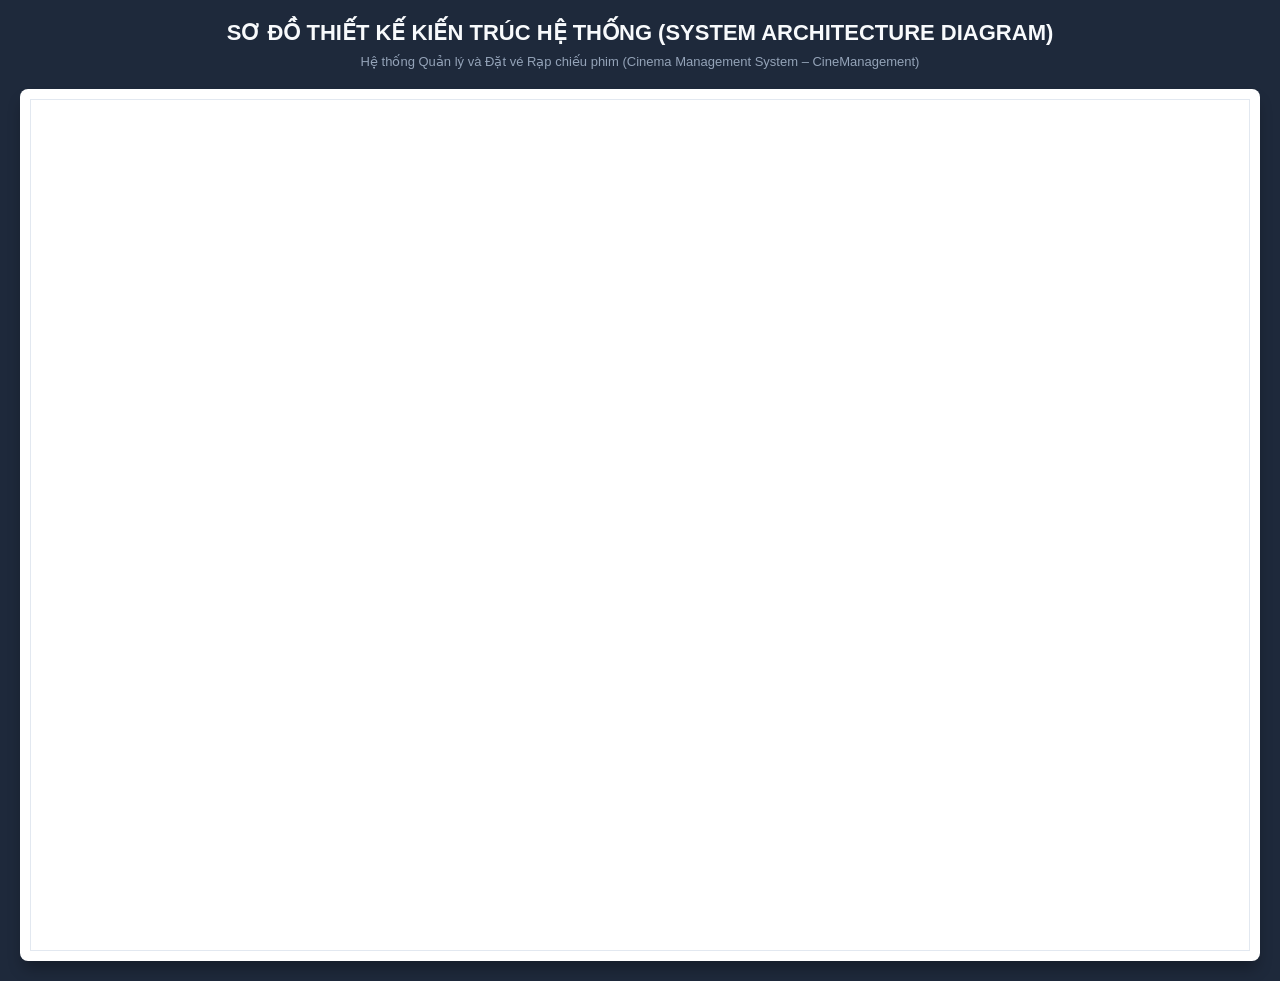
<file: CineManagement_System_Architecture_Viewer.html>
<!DOCTYPE html>
<html lang="vi">
<head>
    <meta charset="UTF-8">
    <meta name="viewport" content="width=device-width, initial-scale=1.0">
    <title>Sơ đồ Thiết kế Kiến trúc Hệ thống - CineManagement</title>
    <script type="text/javascript" src="https://viewer.diagrams.net/js/viewer-static.min.js"></script>
    <style>
        body {
            margin: 0;
            padding: 20px;
            font-family: -apple-system, BlinkMacSystemFont, "Segoe UI", Roboto, sans-serif;
            background-color: #1E293B;
            color: #F8FAFC;
        }
        .header {
            text-align: center;
            margin-bottom: 20px;
        }
        .header h1 {
            margin: 0 0 8px 0;
            font-size: 22px;
            color: #F8FAFC;
            font-weight: 700;
        }
        .header p {
            margin: 0;
            color: #94A3B8;
            font-size: 13px;
        }
        .viewer-card {
            background: #FFFFFF;
            border-radius: 8px;
            box-shadow: 0 10px 15px -3px rgba(0, 0, 0, 0.3);
            padding: 10px;
            overflow: auto;
            max-width: 98vw;
            margin: 0 auto;
        }
        .mxgraph {
            min-height: 850px;
        }
    </style>
</head>
<body>
    <div class="header">
        <h1>SƠ ĐỒ THIẾT KẾ KIẾN TRÚC HỆ THỐNG (SYSTEM ARCHITECTURE DIAGRAM)</h1>
        <p>Hệ thống Quản lý và Đặt vé Rạp chiếu phim (Cinema Management System – CineManagement)</p>
    </div>
    <div class="viewer-card">
        <div class="mxgraph" style="max-width:100%;border:1px solid #E2E8F0;" data-mxgraph='{"highlight":"#000000","nav":true,"resize":true,"toolbar":"zoom layers tags","edit":"_blank","xml":"<mxGraphModel dx=\"1600\" dy=\"1100\" grid=\"1\" gridSize=\"10\" guides=\"1\" tooltips=\"1\" connect=\"1\" arrows=\"1\" fold=\"1\" page=\"1\" pageScale=\"1\" pageWidth=\"1600\" pageHeight=\"1100\" background=\"#FFFFFF\" math=\"0\" shadow=\"0\"><root><mxCell id=\"0\" /><mxCell id=\"1\" parent=\"0\" /><mxCell id=\"title_banner\" value=\"S\u01a0 \u0110\u1ed2 THI\u1ebeT K\u1ebe KI\u1ebeN TR\u00daC H\u1ec6 TH\u1ed0NG (SYSTEM ARCHITECTURE DIAGRAM)&#10;H\u1ec6 TH\u1ed0NG QU\u1ea2N L\u00dd V\u00c0 \u0110\u1eb6T V\u00c9 R\u1ea0P CHI\u1ebeU PHIM (CINEMANAGEMENT)\" style=\"text;html=0;align=center;verticalAlign=middle;resizable=0;points=[];autosize=1;strokeColor=none;fillColor=none;fontFamily=Helvetica;fontSize=15;fontStyle=1;fontColor=#0F172A;\" vertex=\"1\" parent=\"1\"><mxGeometry x=\"350\" y=\"15\" width=\"900\" height=\"40\" as=\"geometry\" /></mxCell><mxCell id=\"tier1\" value=\"T\u1ea6NG 1: GIAO DI\u1ec6N NG\u01af\u1edcI D\u00d9NG &amp; THI\u1ebeT B\u1eca \u0110\u1ea6U CU\u1ed0I (PRESENTATION TIER)\" style=\"swimlane;fontStyle=1;align=center;verticalAlign=top;childLayout=stackLayout;horizontal=1;startSize=30;horizontalStack=0;resizeParent=1;resizeParentMax=0;resizeLast=0;collapsible=0;marginBottom=0;html=0;fillColor=#1E293B;strokeColor=#CBD5E1;fontColor=#FFFFFF;fontSize=11.5;fontFamily=Helvetica;\" vertex=\"1\" parent=\"1\"><mxGeometry x=\"60\" y=\"70\" width=\"1480\" height=\"140\" as=\"geometry\" /></mxCell><mxCell id=\"client_customer\" value=\"&lt;b&gt;Kh\u00e1ch h\u00e0ng (Customer Web Client)&lt;/b&gt;&lt;br&gt;\u2022 Giao di\u1ec7n Web Responsive (Tailwind CSS v4)&lt;br&gt;\u2022 Tra c\u1ee9u phim, xem trailer YouTube, l\u1ecdc theo ng\u00e0y&lt;br&gt;\u2022 S\u01a1 \u0111\u1ed3 gh\u1ebf tr\u1ef1c quan, \u0111\u1ebfm ng\u01b0\u1ee3c gi\u1eef gh\u1ebf 10:00&lt;br&gt;\u2022 \u0110\u1eb7t b\u1eafp n\u01b0\u1edbc F&amp;B, \u00e1p voucher &amp; thanh to\u00e1n VietQR\" style=\"rounded=1;whiteSpace=wrap;html=1;fillColor=#FFFFFF;strokeColor=#475569;fontColor=#0F172A;fontSize=10.5;align=left;spacingLeft=12;verticalAlign=middle;fontFamily=Helvetica;\" vertex=\"1\" parent=\"1\"><mxGeometry x=\"90\" y=\"110\" width=\"440\" height=\"85\" as=\"geometry\" /></mxCell><mxCell id=\"client_staff\" value=\"&lt;b&gt;Nh\u00e2n vi\u00ean so\u00e1t v\u00e9 (Staff Mobile Scanner)&lt;/b&gt;&lt;br&gt;\u2022 \u1ee8ng d\u1ee5ng Web Camera di \u0111\u1ed9ng (html5-qrcode)&lt;br&gt;\u2022 Qu\u00e9t m\u00e3 QR so\u00e1t v\u00e9 t\u1ea1i c\u1eeda ph\u00f2ng chi\u1ebfu (&amp;lt; 2s)&lt;br&gt;\u2022 T\u1ef1 \u0111\u1ed9ng \u0111\u1ed5i tr\u1ea1ng th\u00e1i v\u00e9 sang \u0110\u00e3 so\u00e1t v\u00e9&lt;br&gt;\u2022 Ng\u0103n ch\u1eb7n v\u00e9 gi\u1ea3, v\u00e9 qu\u00e1 h\u1ea1n ho\u1eb7c \u0111\u00e3 qua c\u1ed5ng\" style=\"rounded=1;whiteSpace=wrap;html=1;fillColor=#FFFFFF;strokeColor=#475569;fontColor=#0F172A;fontSize=10.5;align=left;spacingLeft=12;verticalAlign=middle;fontFamily=Helvetica;\" vertex=\"1\" parent=\"1\"><mxGeometry x=\"580\" y=\"110\" width=\"440\" height=\"85\" as=\"geometry\" /></mxCell><mxCell id=\"client_admin\" value=\"&lt;b&gt;Qu\u1ea3n tr\u1ecb vi\u00ean (Admin Portal Dashboard)&lt;/b&gt;&lt;br&gt;\u2022 Dashboard \u0111i\u1ec1u h\u00e0nh t\u1eadp trung ho\u1ea1t \u0111\u1ed9ng r\u1ea1p&lt;br&gt;\u2022 Qu\u1ea3n l\u00fd phim, t\u1ea3i poster, trailer YouTube&lt;br&gt;\u2022 C\u1ea5u h\u00ecnh ph\u00f2ng chi\u1ebfu &amp; sinh ma tr\u1eadn gh\u1ebf&lt;br&gt;\u2022 X\u1ebfp l\u1ecbch chi\u1ebfu ch\u1ed1ng tr\u00f9ng &amp; B\u00e1o c\u00e1o doanh thu\" style=\"rounded=1;whiteSpace=wrap;html=1;fillColor=#FFFFFF;strokeColor=#475569;fontColor=#0F172A;fontSize=10.5;align=left;spacingLeft=12;verticalAlign=middle;fontFamily=Helvetica;\" vertex=\"1\" parent=\"1\"><mxGeometry x=\"1070\" y=\"110\" width=\"440\" height=\"85\" as=\"geometry\" /></mxCell><mxCell id=\"tier2\" value=\"T\u1ea6NG 2: M\u00c1Y CH\u1ee6 \u1ee8NG D\u1ee4NG &amp; \u0110I\u1ec0U PH\u1ed0I (WEB APPLICATION &amp; API TIER - ASP.NET CORE / .NET 10)\" style=\"swimlane;fontStyle=1;align=center;verticalAlign=top;childLayout=stackLayout;horizontal=1;startSize=30;horizontalStack=0;resizeParent=1;resizeParentMax=0;resizeLast=0;collapsible=0;marginBottom=0;html=0;fillColor=#334155;strokeColor=#CBD5E1;fontColor=#FFFFFF;fontSize=11.5;fontFamily=Helvetica;\" vertex=\"1\" parent=\"1\"><mxGeometry x=\"60\" y=\"250\" width=\"1480\" height=\"210\" as=\"geometry\" /></mxCell><mxCell id=\"sec_box\" value=\"&lt;b&gt;Kestrel Web Server &amp;amp; Middleware B\u1ea3o m\u1eadt:&lt;/b&gt; Single-File Portable Windows EXE (Port 5000) | Cookie Authentication | ASP.NET Core Identity (PBKDF2 Password Hash) | Ph\u00e2n quy\u1ec1n 3 vai tr\u00f2 (RBAC: Admin, Staff, Customer) | Anti-CSRF Token | Ch\u1eb7n URL tr\u00e1i ph\u00e9p (403)\" style=\"rounded=1;whiteSpace=wrap;html=1;fillColor=#F1F5F9;strokeColor=#64748B;fontColor=#0F172A;fontSize=10.5;align=center;verticalAlign=middle;fontFamily=Helvetica;\" vertex=\"1\" parent=\"1\"><mxGeometry x=\"90\" y=\"290\" width=\"1420\" height=\"40\" as=\"geometry\" /></mxCell><mxCell id=\"ctrl_auth\" value=\"&lt;b&gt;AuthController &amp;amp; Account&lt;/b&gt;&lt;br&gt;\u2022 \u0110\u0103ng k\u00fd, \u0111\u0103ng nh\u1eadp RBAC&lt;br&gt;\u2022 Qu\u1ea3n l\u00fd th\u00f4ng tin &amp;amp; \u0111\u1ed5i m\u1eadt kh\u1ea9u&lt;br&gt;\u2022 Qu\u1ea3n l\u00fd c\u1ea5p t\u00e0i kho\u1ea3n nh\u00e2n vi\u00ean\" style=\"rounded=1;whiteSpace=wrap;html=1;fillColor=#FFFFFF;strokeColor=#475569;fontColor=#0F172A;fontSize=10;align=center;verticalAlign=middle;fontFamily=Helvetica;\" vertex=\"1\" parent=\"1\"><mxGeometry x=\"90\" y=\"345\" width=\"330\" height=\"95\" as=\"geometry\" /></mxCell><mxCell id=\"ctrl_movie\" value=\"&lt;b&gt;Movie &amp;amp; Showtime Controller&lt;/b&gt;&lt;br&gt;\u2022 Tra c\u1ee9u, l\u1ecdc phim theo th\u1ec3 lo\u1ea1i&lt;br&gt;\u2022 L\u1ecbch chi\u1ebfu th\u1eddi gian th\u1ef1c theo ph\u00f2ng&lt;br&gt;\u2022 Qu\u1ea3n l\u00fd danh m\u1ee5c phim &amp;amp; poster\" style=\"rounded=1;whiteSpace=wrap;html=1;fillColor=#FFFFFF;strokeColor=#475569;fontColor=#0F172A;fontSize=10;align=center;verticalAlign=middle;fontFamily=Helvetica;\" vertex=\"1\" parent=\"1\"><mxGeometry x=\"450\" y=\"345\" width=\"330\" height=\"95\" as=\"geometry\" /></mxCell><mxCell id=\"ctrl_booking\" value=\"&lt;b&gt;Booking &amp;amp; Seat Controller&lt;/b&gt;&lt;br&gt;\u2022 Kh\u1edfi t\u1ea1o \u0111\u01a1n \u0111\u1eb7t v\u00e9 &amp;amp; gi\u1eef gh\u1ebf&lt;br&gt;\u2022 Qu\u1ea3n l\u00fd gi\u1ecf h\u00e0ng combo F&amp;B&lt;br&gt;\u2022 T\u00ednh ti\u1ec1n sau voucher &amp;amp; t\u1ea1o VietQR\" style=\"rounded=1;whiteSpace=wrap;html=1;fillColor=#FFFFFF;strokeColor=#475569;fontColor=#0F172A;fontSize=10;align=center;verticalAlign=middle;fontFamily=Helvetica;\" vertex=\"1\" parent=\"1\"><mxGeometry x=\"810\" y=\"345\" width=\"330\" height=\"95\" as=\"geometry\" /></mxCell><mxCell id=\"ctrl_ticket\" value=\"&lt;b&gt;Ticket &amp;amp; Scanner Controller&lt;/b&gt;&lt;br&gt;\u2022 API x\u00e1c th\u1ef1c m\u00e3 QR v\u00e9 (&amp;lt;2s)&lt;br&gt;\u2022 C\u1eadp nh\u1eadt tr\u1ea1ng th\u00e1i v\u00e9 IsUsed&lt;br&gt;\u2022 L\u1ecbch s\u1eed v\u00e9 d\u1ea1ng Cinema Pass\" style=\"rounded=1;whiteSpace=wrap;html=1;fillColor=#FFFFFF;strokeColor=#475569;fontColor=#0F172A;fontSize=10;align=center;verticalAlign=middle;fontFamily=Helvetica;\" vertex=\"1\" parent=\"1\"><mxGeometry x=\"1170\" y=\"345\" width=\"340\" height=\"95\" as=\"geometry\" /></mxCell><mxCell id=\"tier3\" value=\"T\u1ea6NG 3: X\u1eec L\u00dd NGHI\u1ec6P V\u1ee4 &amp; D\u1ecaCH V\u1ee4 N\u1ec0N (BUSINESS LOGIC &amp; CORE SERVICES)\" style=\"swimlane;fontStyle=1;align=center;verticalAlign=top;childLayout=stackLayout;horizontal=1;startSize=30;horizontalStack=0;resizeParent=1;resizeParentMax=0;resizeLast=0;collapsible=0;marginBottom=0;html=0;fillColor=#1E293B;strokeColor=#CBD5E1;fontColor=#FFFFFF;fontSize=11.5;fontFamily=Helvetica;\" vertex=\"1\" parent=\"1\"><mxGeometry x=\"60\" y=\"500\" width=\"1480\" height=\"170\" as=\"geometry\" /></mxCell><mxCell id=\"srv_seathold\" value=\"&lt;b&gt;SeatHoldEngine&lt;/b&gt;&lt;br&gt;\u2022 Kh\u00f3a gh\u1ebf 10 ph\u00fat th\u1eddi gian th\u1ef1c&lt;br&gt;\u2022 Ki\u1ec3m tra tranh ch\u1ea5p (Race Condition)&lt;br&gt;\u2022 C\u01a1 ch\u1ebf Pessimistic/Optimistic Lock\" style=\"rounded=1;whiteSpace=wrap;html=1;fillColor=#FFFFFF;strokeColor=#475569;fontColor=#0F172A;fontSize=10;align=center;verticalAlign=middle;fontFamily=Helvetica;\" vertex=\"1\" parent=\"1\"><mxGeometry x=\"90\" y=\"545\" width=\"260\" height=\"105\" as=\"geometry\" /></mxCell><mxCell id=\"srv_worker\" value=\"&lt;b&gt;SeatHoldTimeoutWorker&lt;/b&gt;&lt;br&gt;\u2022 Background Hosted Service&lt;br&gt;\u2022 Chu k\u1ef3 qu\u00e9t t\u1ef1 \u0111\u1ed9ng m\u1ed7i 30s&lt;br&gt;\u2022 T\u1ef1 \u0111\u1ed9ng nh\u1ea3 gh\u1ebf qu\u00e1 h\u1ea1n v\u1ec1 Tr\u1ed1ng\" style=\"rounded=1;whiteSpace=wrap;html=1;fillColor=#F8FAFC;strokeColor=#1E293B;strokeWidth=1.5;fontColor=#0F172A;fontSize=10;align=center;verticalAlign=middle;fontFamily=Helvetica;\" vertex=\"1\" parent=\"1\"><mxGeometry x=\"380\" y=\"545\" width=\"260\" height=\"105\" as=\"geometry\" /></mxCell><mxCell id=\"srv_qr\" value=\"&lt;b&gt;QrSecurityService&lt;/b&gt;&lt;br&gt;\u2022 Sinh chu\u1ed7i Token ng\u1eabu nhi\u00ean (SHA256)&lt;br&gt;\u2022 M\u00e3 h\u00f3a th\u01b0 vi\u1ec7n QRCoder&lt;br&gt;\u2022 Ch\u1ed1ng l\u00e0m gi\u1ea3 &amp;amp; t\u00e1i s\u1eed d\u1ee5ng m\u00e3 v\u00e9\" style=\"rounded=1;whiteSpace=wrap;html=1;fillColor=#FFFFFF;strokeColor=#475569;fontColor=#0F172A;fontSize=10;align=center;verticalAlign=middle;fontFamily=Helvetica;\" vertex=\"1\" parent=\"1\"><mxGeometry x=\"670\" y=\"545\" width=\"260\" height=\"105\" as=\"geometry\" /></mxCell><mxCell id=\"srv_vietqr\" value=\"&lt;b&gt;VietQrService&lt;/b&gt;&lt;br&gt;\u2022 Sinh m\u00e3 VietQR \u0111\u1ed9ng Napas 247&lt;br&gt;\u2022 Nh\u00fang s\u1ed1 ti\u1ec1n sau voucher&lt;br&gt;\u2022 T\u1ea1o n\u1ed9i dung chuy\u1ec3n kho\u1ea3n t\u1ef1 \u0111\u1ed9ng\" style=\"rounded=1;whiteSpace=wrap;html=1;fillColor=#FFFFFF;strokeColor=#475569;fontColor=#0F172A;fontSize=10;align=center;verticalAlign=middle;fontFamily=Helvetica;\" vertex=\"1\" parent=\"1\"><mxGeometry x=\"960\" y=\"545\" width=\"260\" height=\"105\" as=\"geometry\" /></mxCell><mxCell id=\"srv_email\" value=\"&lt;b&gt;EmailNotificationService&lt;/b&gt;&lt;br&gt;\u2022 MailKit Client (SMTP:587 TLS)&lt;br&gt;\u2022 T\u1ea1o m\u1eabu th\u1ebb v\u00e9 \u0111i\u1ec7n t\u1eed HTML s\u1eafc n\u00e9t&lt;br&gt;\u2022 \u0110\u00ednh k\u00e8m \u1ea3nh QR &amp;amp; g\u1eedi 100% v\u1ec1 Gmail\" style=\"rounded=1;whiteSpace=wrap;html=1;fillColor=#FFFFFF;strokeColor=#475569;fontColor=#0F172A;fontSize=10;align=center;verticalAlign=middle;fontFamily=Helvetica;\" vertex=\"1\" parent=\"1\"><mxGeometry x=\"1250\" y=\"545\" width=\"260\" height=\"105\" as=\"geometry\" /></mxCell><mxCell id=\"tier4\" value=\"T\u1ea6NG 4: TRUY XU\u1ea4T D\u1eee LI\u1ec6U &amp;amp; C\u01a0 S\u1ede D\u1eee LI\u1ec6U (DATA ACCESS LAYER - EF CORE 10 &amp;amp; DUAL-DATABASE)\" style=\"swimlane;fontStyle=1;align=center;verticalAlign=top;childLayout=stackLayout;horizontal=1;startSize=30;horizontalStack=0;resizeParent=1;resizeParentMax=0;resizeLast=0;collapsible=0;marginBottom=0;html=0;fillColor=#334155;strokeColor=#CBD5E1;fontColor=#FFFFFF;fontSize=11.5;fontFamily=Helvetica;\" vertex=\"1\" parent=\"1\"><mxGeometry x=\"60\" y=\"710\" width=\"920\" height=\"170\" as=\"geometry\" /></mxCell><mxCell id=\"db_ef\" value=\"&lt;b&gt;Entity Framework Core 10 (ApplicationDbContext)&lt;/b&gt;&lt;br&gt;Qu\u1ea3n l\u00fd truy v\u1ea5n LINQ, Transaction Scope, Migrations, quan h\u1ec7 14 b\u1ea3ng chu\u1ea9n 3NF\" style=\"rounded=1;whiteSpace=wrap;html=1;fillColor=#F1F5F9;strokeColor=#64748B;fontColor=#0F172A;fontSize=10.5;align=center;verticalAlign=middle;fontFamily=Helvetica;\" vertex=\"1\" parent=\"1\"><mxGeometry x=\"90\" y=\"750\" width=\"860\" height=\"35\" as=\"geometry\" /></mxCell><mxCell id=\"db_mysql\" value=\"&lt;b&gt;Primary DB: MySQL / MariaDB 10.11&lt;/b&gt;&lt;br&gt;\u2022 C\u1ed5ng k\u1ebft n\u1ed1i 3306, utf8mb4_unicode_ci&lt;br&gt;\u2022 14 b\u1ea3ng d\u1eef li\u1ec7u th\u1ef1c th\u1ec3 quan h\u1ec7 ch\u1eb7t ch\u1ebd&lt;br&gt;\u2022 L\u01b0u tr\u1eef t\u00e0i kho\u1ea3n, phim, v\u00e9, h\u00f3a \u0111\u01a1n, b\u1eafp n\u01b0\u1edbc\" style=\"shape=cylinder3;whiteSpace=wrap;html=1;boundedLbl=1;backgroundOutline=1;size=12;fillColor=#FFFFFF;strokeColor=#1E293B;fontColor=#0F172A;fontSize=10;align=center;verticalAlign=middle;fontFamily=Helvetica;\" vertex=\"1\" parent=\"1\"><mxGeometry x=\"130\" y=\"795\" width=\"350\" height=\"75\" as=\"geometry\" /></mxCell><mxCell id=\"db_sqlite\" value=\"&lt;b&gt;Fallback DB: SQLite (app.db Embedded)&lt;/b&gt;&lt;br&gt;\u2022 T\u1ef1 \u0111\u1ed9ng k\u00edch ho\u1ea1t khi m\u1ea5t k\u1ebft n\u1ed1i MySQL&lt;br&gt;\u2022 \u0110\u1ea3m b\u1ea3o Single Portable EXE kh\u1edfi ch\u1ea1y ngay&lt;br&gt;\u2022 B\u1ea3o to\u00e0n d\u1eef li\u1ec7u ki\u1ec3m th\u1eed c\u1ee5c b\u1ed9\" style=\"shape=cylinder3;whiteSpace=wrap;html=1;boundedLbl=1;backgroundOutline=1;size=12;fillColor=#FFFFFF;strokeColor=#475569;fontColor=#0F172A;fontSize=10;align=center;verticalAlign=middle;fontFamily=Helvetica;\" vertex=\"1\" parent=\"1\"><mxGeometry x=\"540\" y=\"795\" width=\"350\" height=\"75\" as=\"geometry\" /></mxCell><mxCell id=\"tier5\" value=\"T\u1ea6NG 5: D\u1ecaCH V\u1ee4 B\u00caN TH\u1ee8 BA (EXTERNAL SERVICES)\" style=\"swimlane;fontStyle=1;align=center;verticalAlign=top;childLayout=stackLayout;horizontal=1;startSize=30;horizontalStack=0;resizeParent=1;resizeParentMax=0;resizeLast=0;collapsible=0;marginBottom=0;html=0;fillColor=#1E293B;strokeColor=#CBD5E1;fontColor=#FFFFFF;fontSize=11.5;fontFamily=Helvetica;\" vertex=\"1\" parent=\"1\"><mxGeometry x=\"1020\" y=\"710\" width=\"520\" height=\"170\" as=\"geometry\" /></mxCell><mxCell id=\"ext_vietqr\" value=\"&lt;b&gt;VietQR API (Napas 247)&lt;/b&gt;&lt;br&gt;C\u1ed5ng chuy\u1ec3n kho\u1ea3n li\u00ean ng\u00e2n h\u00e0ng t\u1ef1 \u0111\u1ed9ng\" style=\"rounded=1;whiteSpace=wrap;html=1;fillColor=#FFFFFF;strokeColor=#475569;fontColor=#0F172A;fontSize=10;align=center;verticalAlign=middle;fontFamily=Helvetica;\" vertex=\"1\" parent=\"1\"><mxGeometry x=\"1050\" y=\"755\" width=\"460\" height=\"35\" as=\"geometry\" /></mxCell><mxCell id=\"ext_smtp\" value=\"&lt;b&gt;Google Gmail SMTP Server&lt;/b&gt;&lt;br&gt;smtp.gmail.com:587 TLS g\u1eedi v\u00e9 \u0111i\u1ec7n t\u1eed t\u1ef1 \u0111\u1ed9ng\" style=\"rounded=1;whiteSpace=wrap;html=1;fillColor=#FFFFFF;strokeColor=#475569;fontColor=#0F172A;fontSize=10;align=center;verticalAlign=middle;fontFamily=Helvetica;\" vertex=\"1\" parent=\"1\"><mxGeometry x=\"1050\" y=\"798\" width=\"460\" height=\"35\" as=\"geometry\" /></mxCell><mxCell id=\"ext_yt\" value=\"&lt;b&gt;YouTube CDN &amp;amp; IFrame Player&lt;/b&gt;&lt;br&gt;Truy\u1ec1n ph\u00e1t trailer video \u0111i\u1ec7n \u1ea3nh ch\u1ea5t l\u01b0\u1ee3ng cao\" style=\"rounded=1;whiteSpace=wrap;html=1;fillColor=#FFFFFF;strokeColor=#475569;fontColor=#0F172A;fontSize=10;align=center;verticalAlign=middle;fontFamily=Helvetica;\" vertex=\"1\" parent=\"1\"><mxGeometry x=\"1050\" y=\"840\" width=\"460\" height=\"32\" as=\"geometry\" /></mxCell><mxCell id=\"edge_client_server\" value=\"HTTPS / JSON RESTful APIs / HTML Forms\" style=\"edgeStyle=orthogonalEdgeStyle;rounded=1;orthogonalLoop=1;jettySize=auto;html=0;strokeColor=#475569;strokeWidth=1.5;fontColor=#475569;fontSize=10;align=center;verticalAlign=bottom;\" edge=\"1\" parent=\"1\" source=\"client_staff\" target=\"sec_box\"><mxGeometry relative=\"1\" as=\"geometry\" /></mxCell><mxCell id=\"edge_ctrl_srv\" value=\"Dependency Injection (DI Call)\" style=\"edgeStyle=orthogonalEdgeStyle;rounded=1;orthogonalLoop=1;jettySize=auto;html=0;strokeColor=#475569;strokeWidth=1.5;fontColor=#475569;fontSize=10;align=center;verticalAlign=bottom;\" edge=\"1\" parent=\"1\" source=\"ctrl_booking\" target=\"srv_seathold\"><mxGeometry relative=\"1\" as=\"geometry\" /></mxCell><mxCell id=\"edge_srv_ef\" value=\"LINQ / DbContext Queries\" style=\"edgeStyle=orthogonalEdgeStyle;rounded=1;orthogonalLoop=1;jettySize=auto;html=0;strokeColor=#475569;strokeWidth=1.5;fontColor=#475569;fontSize=10;align=center;verticalAlign=bottom;\" edge=\"1\" parent=\"1\" source=\"srv_worker\" target=\"db_ef\"><mxGeometry relative=\"1\" as=\"geometry\" /></mxCell><mxCell id=\"edge_srv_ext\" value=\"SMTP:587 / VietQR API HTTP\" style=\"edgeStyle=orthogonalEdgeStyle;rounded=1;orthogonalLoop=1;jettySize=auto;html=0;strokeColor=#475569;strokeWidth=1.5;fontColor=#475569;fontSize=10;align=center;verticalAlign=bottom;\" edge=\"1\" parent=\"1\" source=\"srv_email\" target=\"ext_smtp\"><mxGeometry relative=\"1\" as=\"geometry\" /></mxCell><mxCell id=\"footer_note\" value=\"M\u00d4 H\u00ccNH KI\u1ebeN TR\u00daC PH\u00c2N T\u1ea6NG HI\u1ec6N \u0110\u1ea0I (N-TIER ARCHITECTURE) K\u1ebeT H\u1ee2P D\u1ecaCH V\u1ee4 CH\u1ea0Y N\u1ec0N V\u00c0 T\u00cdCH H\u1ee2P \u0110A D\u1ecaCH V\u1ee4 NGO\u00c0I\" style=\"text;html=0;align=center;verticalAlign=middle;resizable=0;points=[];autosize=1;strokeColor=#CBD5E1;fillColor=#F8FAFC;fontFamily=Helvetica;fontSize=10.5;fontColor=#475569;rounded=1;\" vertex=\"1\" parent=\"1\"><mxGeometry x=\"380\" y=\"900\" width=\"840\" height=\"28\" as=\"geometry\" /></mxCell></root></mxGraphModel>"}'></div>
    </div>
</body>
</html>
</file>
<file: nginx/html/style.css>
:root {
    --bg-primary: #0f172a;
    --bg-card: #1e293b;
    --bg-card-hover: #24344d;
    --text-primary: #f8fafc;
    --text-secondary: #94a3b8;
    --accent: #38bdf8;
    --accent-hover: #0284c7;
    --node1-color: #10b981;
    --node2-color: #f59e0b;
    --danger: #ef4444;
    --border-color: #334155;
    --radius: 12px;
}

* {
    box-sizing: border-box;
    margin: 0;
    padding: 0;
}

body {
    font-family: 'Inter', -apple-system, BlinkMacSystemFont, sans-serif;
    background-color: var(--bg-primary);
    color: var(--text-primary);
    line-height: 1.6;
    padding-bottom: 60px;
}

.container {
    max-width: 1200px;
    margin: 0 auto;
    padding: 0 20px;
}

.navbar {
    background: rgba(30, 41, 59, 0.8);
    backdrop-filter: blur(10px);
    border-bottom: 1px solid var(--border-color);
    position: sticky;
    top: 0;
    z-index: 100;
}

.nav-content {
    display: flex;
    justify-content: space-between;
    align-items: center;
    padding: 16px 20px;
}

.logo {
    display: flex;
    align-items: center;
    gap: 12px;
}

.logo-icon {
    font-size: 2rem;
}

.logo-title {
    font-size: 1.25rem;
    font-weight: 800;
    color: #fff;
    letter-spacing: -0.5px;
    display: block;
}

.badge {
    font-size: 0.75rem;
    color: var(--accent);
    font-weight: 600;
    text-transform: uppercase;
}

.env-badges {
    display: flex;
    gap: 8px;
}

.tag {
    font-size: 0.8rem;
    padding: 4px 10px;
    border-radius: 999px;
    font-weight: 600;
}

.tag-http { background: #3b82f6; color: white; }
.tag-domain { background: #6366f1; color: white; }
.tag-nginx { background: #059669; color: white; }

.hero-card {
    background: linear-gradient(135deg, #1e293b 0%, #0f172a 100%);
    border: 1px solid var(--border-color);
    border-radius: var(--radius);
    padding: 32px;
    margin: 30px 0;
    text-align: center;
    box-shadow: 0 10px 25px -5px rgba(0, 0, 0, 0.3);
}

.hero-card h1 {
    font-size: 2.2rem;
    font-weight: 800;
    margin-bottom: 12px;
    background: linear-gradient(90deg, #38bdf8, #818cf8);
    -webkit-background-clip: text;
    -webkit-text-fill-color: transparent;
}

.hero-card p {
    color: var(--text-secondary);
    font-size: 1.1rem;
    margin-bottom: 24px;
}

.quick-stats {
    display: grid;
    grid-template-columns: repeat(auto-fit, minmax(200px, 1fr));
    gap: 16px;
    margin-top: 20px;
}

.stat-box {
    background: rgba(15, 23, 42, 0.6);
    border: 1px solid var(--border-color);
    border-radius: 10px;
    padding: 16px;
    text-align: center;
}

.node1-box { border-left: 4px solid var(--node1-color); }
.node2-box { border-left: 4px solid var(--node2-color); }

.stat-num {
    font-size: 1.8rem;
    font-weight: 800;
    display: block;
    color: #fff;
}

.stat-lbl {
    font-size: 0.85rem;
    color: var(--text-secondary);
}

.demo-grid {
    display: grid;
    grid-template-columns: repeat(auto-fit, minmax(350px, 1fr));
    gap: 24px;
}

.card {
    background: var(--bg-card);
    border: 1px solid var(--border-color);
    border-radius: var(--radius);
    padding: 24px;
    display: flex;
    flex-direction: column;
    gap: 14px;
    transition: transform 0.2s, border-color 0.2s;
}

.card:hover {
    border-color: #475569;
}

.highlight-card {
    border-color: #38bdf8;
    box-shadow: 0 0 20px rgba(56, 189, 248, 0.15);
}

.card-header {
    display: flex;
    align-items: center;
    gap: 12px;
}

.step-num {
    width: 32px;
    height: 32px;
    background: var(--accent);
    color: #0f172a;
    font-weight: 800;
    border-radius: 50%;
    display: flex;
    align-items: center;
    justify-content: center;
    font-size: 0.95rem;
    flex-shrink: 0;
}

.card-desc {
    color: var(--text-secondary);
    font-size: 0.95rem;
}

.code-preview {
    background: #090d16;
    border-radius: 8px;
    padding: 12px;
    font-family: monospace;
    font-size: 0.85rem;
    color: #a5f3fc;
    white-space: pre-wrap;
    border: 1px solid #1e293b;
}

.action-row {
    display: flex;
    gap: 10px;
    align-items: center;
    flex-wrap: wrap;
}

.btn {
    padding: 10px 18px;
    border-radius: 8px;
    font-weight: 600;
    font-size: 0.9rem;
    cursor: pointer;
    border: none;
    transition: all 0.2s;
    text-decoration: none;
    display: inline-block;
}

.btn-primary { background: #3b82f6; color: white; }
.btn-primary:hover { background: #2563eb; }

.btn-secondary { background: #334155; color: #f8fafc; }
.btn-secondary:hover { background: #475569; }

.btn-accent { background: #06b6d4; color: #0f172a; font-weight: 700; }
.btn-accent:hover { background: #0891b2; color: white; }

.btn-warning { background: #f59e0b; color: #1e293b; }
.btn-warning:hover { background: #d97706; color: white; }

.btn-ssl { background: #10b981; color: white; }
.btn-ssl:hover { background: #059669; }

.console-box {
    background: #090d16;
    border: 1px solid #1e293b;
    border-radius: 8px;
    padding: 12px;
    font-family: monospace;
    font-size: 0.85rem;
    color: #e2e8f0;
    max-height: 180px;
    overflow-y: auto;
    white-space: pre-wrap;
}

.stream-log {
    background: #090d16;
    border: 1px solid #1e293b;
    border-radius: 8px;
    padding: 10px;
    font-family: monospace;
    font-size: 0.82rem;
    max-height: 150px;
    overflow-y: auto;
    display: flex;
    flex-direction: column;
    gap: 4px;
}

.log-entry {
    padding: 4px 8px;
    border-radius: 4px;
    display: flex;
    justify-content: space-between;
}
.entry-node1 { background: rgba(16, 185, 129, 0.15); color: #6ee7b7; border-left: 3px solid var(--node1-color); }
.entry-node2 { background: rgba(245, 158, 11, 0.15); color: #fcd34d; border-left: 3px solid var(--node2-color); }

.progress-bar-container {
    height: 24px;
    background: #334155;
    border-radius: 6px;
    overflow: hidden;
    display: flex;
    font-size: 0.75rem;
    font-weight: 700;
    line-height: 24px;
    text-align: center;
}

.bar-node1 { background: var(--node1-color); color: #064e3b; transition: width 0.3s; }
.bar-node2 { background: var(--node2-color); color: #78350f; transition: width 0.3s; }

.info-alert {
    background: rgba(56, 189, 248, 0.1);
    border: 1px solid rgba(56, 189, 248, 0.3);
    padding: 10px 14px;
    border-radius: 8px;
    font-size: 0.85rem;
    color: #bae6fd;
}

.hosts-preview {
    background: #090d16;
    padding: 8px 12px;
    border-radius: 6px;
    font-family: monospace;
    font-size: 0.85rem;
    border: 1px solid #334155;
}

.small-text { font-size: 0.8rem; }

.upload-custom {
    display: flex;
    gap: 8px;
    align-items: center;
}
.upload-custom input {
    background: #0f172a;
    border: 1px solid #334155;
    padding: 6px;
    border-radius: 6px;
    color: #cbd5e1;
    font-size: 0.85rem;
    flex: 1;
}

.footer {
    text-align: center;
    color: var(--text-secondary);
    font-size: 0.85rem;
    margin-top: 50px;
}
</file>
